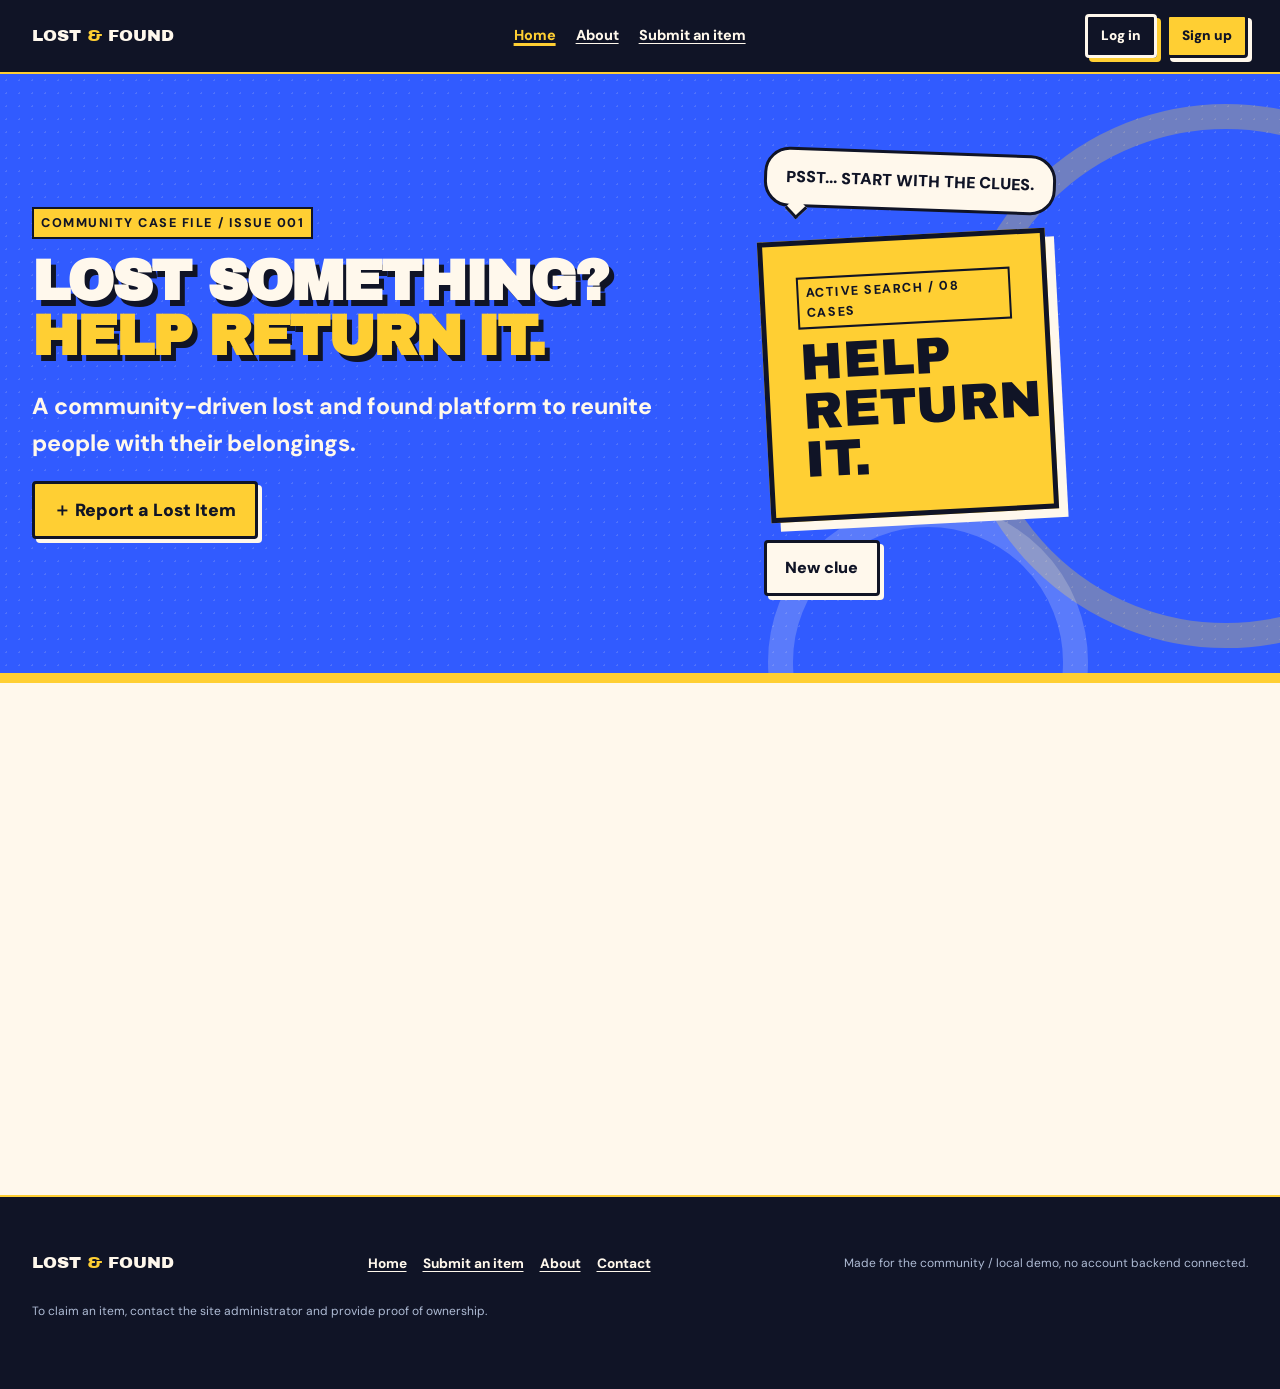
<file: index.html>
<!doctype html>
<html lang="en">
  <head>
    <meta charset="utf-8" />
    <meta name="viewport" content="width=device-width, initial-scale=1" />
    <meta name="theme-color" content="#101426" />
    <meta name="author" content="Team 4 CSE 170" />
    <meta name="creator" content="Team 4 CSE 170" />
    <meta name="acknowledgement" content="Team 4 CSE 170" />
    <meta name="source-credit" content="Dynamic Grid Plugin by Michael Becker" />
    <link rel="author" href="https://github.com/21beckem/" />
    <link rel="source" href="https://github.com/21beckem/dynamic-grid-plugin" />
    <link rel="icon" type="image/x-icon" href="assets/favicon.svg" />
    <meta
      name="description"
      content="A community-driven lost and found platform to reunite people with their belongings."
    />
    <meta name="twitter:card" content="summary" />  
    <meta name="twitter:title" content="Lost &amp; Found — Help Return It" />
    <meta
      name="twitter:description"
      content="A community-driven lost and found platform to reunite people with their belongings."
    />
    <meta name="twitter:creator" content="Team 4 CSE 170" />
    <title>Lost &amp; Found — Help Return It</title>
    <link rel="preconnect" href="https://fonts.googleapis.com" />
    <link rel="preconnect" href="https://fonts.gstatic.com" crossorigin />
    <link
      href="https://fonts.googleapis.com/css2?family=Archivo+Black&family=DM+Sans:wght@400;500;600;700;800&display=swap"
      rel="stylesheet"
    />
    <link rel="stylesheet" href="css/homepage.css?v=4" />
    <script type="module" src="js/main.js?v=4"></script>
  </head>
  <body>
    <a class="skip-link" href="#main">Skip to main content</a>

    <header class="site-header">
      <div class="container header-inner">
        <a class="wordmark" href="./" aria-label="Lost and Found home"
          >LOST <span>&amp;</span> FOUND</a
        >
        <nav class="site-nav" aria-label="Main navigation">
          <a href="./" aria-current="page">Home</a>
          <a href="./about.html">About</a>
          <a href="./how-it-works.html#submit-item">Submit an item</a>
        </nav>
        <div class="account-actions" aria-label="Account actions">
          <a
            class="button button--outline button--small"
            href="#account-note"
            data-account-action="Log in"
            >Log in</a
          >
          <a class="button button--small" href="#account-note" data-account-action="Sign up"
            >Sign up</a
          >
        </div>
      </div>
    </header>

    <main id="main">
      <section class="hero" aria-labelledby="hero-title">
        <div class="container hero-inner">
          <div class="hero-copy">
            <span class="kicker">Community case file / Issue 001</span>
            <h1 id="hero-title">LOST SOMETHING?<br /><span>HELP RETURN IT.</span></h1>
            <p class="lead">
              A community-driven lost and found platform to reunite people with their belongings.
            </p>
            <div class="button-row" aria-label="Reporting actions">
              <a class="button button--large" href="./how-it-works.html?type=lost#submit-item"
                >＋ Report a Lost Item</a
              >
            </div>
          </div>
          <div class="hero-side" aria-label="Case status">
            <div class="speech hero-callout" id="hero-message" role="status" aria-live="polite">
              PSST... START WITH THE CLUES.
            </div>
            <div class="hero-stamp">
              <span class="kicker">Active search / <span id="case-count">08</span> cases</span>
              <strong>HELP<br />RETURN<br />IT.</strong>
            </div>
            <button class="button button--secondary clue-button" type="button" id="hero-quip">
              New clue
            </button>
          </div>
        </div>
      </section>

      <section class="listings-section" id="items" aria-labelledby="recent-heading">
        <div class="container">
          <iframe
            src="https://21beckem.github.io/dynamic-grid-plugin/google-sheets/?uid=1LgzMyrQwCQs6pbGASxL4dwbeRqfvFDgiQ1ksC3tu8oo&sheet=1874400783&title=%7B%7BWhat%20Item%20did%20you%20lose%3F%7D%7D&description=%7B%7BWhere%20did%20you%20lose%20it%3F%7D%7D&link=https%3A%2F%2Fkadench.github.io%2Ffantastic_lost_and_found%2Fpdp.html%3Fuid%3D%7B%7BUnique%20ID%7D%7D&linkTarget=_parent&emptyMessage=No%20results%20found%20%7B%7Bdetails%7D%7D&styles=%7B%22version%22%3A1%2C%22targets%22%3A%7B%22card%22%3A%7B%22borderRadius%22%3A%7B%22value%22%3A0%2C%22unit%22%3A%22px%22%7D%2C%22boxShadow%22%3A%7B%22x%22%3A5%2C%22y%22%3A5%2C%22blur%22%3A0%2C%22spread%22%3A0%2C%22unit%22%3A%22px%22%2C%22color%22%3A%22%23000000%22%2C%22opacity%22%3A1%2C%22inset%22%3Afalse%7D%2C%22border%22%3A%7B%22width%22%3A%7B%22value%22%3A4%2C%22unit%22%3A%22px%22%7D%2C%22style%22%3A%22solid%22%2C%22color%22%3A%22%23000000%22%7D%7D%7D%7D"
            how-to-edit="on the page, press the Dynamic Grid Plugin link at the bottom right, then click 'the builder' to edit the grid settings. Then after editing, use the link it gives you to replace the one above"
            frameborder="0"
            scrolling="no"
            width="100%"
            height="325"
          ></iframe>
          <script>
            const iframe = document.currentScript.previousElementSibling;
            if (iframe) {
              window.addEventListener("message", (event) => {
                if (event.origin !== "https://21beckem.github.io") return;
  
                if (event.data && event.data.type === "resize") {
                  iframe.style.setProperty("height", event.data.height + "px");
                }
              });
            }
          </script>
        </div>
      </section>
    </main>

    <footer class="site-footer">
      <div class="container footer-inner">
        <a class="wordmark" href="./">LOST <span>&amp;</span> FOUND</a>
        <nav aria-label="Footer navigation">
          <a href="./">Home</a>
          <a href="./how-it-works.html#submit-item">Submit an item</a>
          <a href="./about.html">About</a>
          <a href="mailto:lostfound@example.com">Contact</a>
        </nav>
        <span id="account-note" class="footer-note"
          >Made for the community / local demo, no account backend connected.</span
        >
        <p id="claim-note" class="footer-note">
          To claim an item, contact the site administrator and provide proof of ownership.
        </p>
      </div>
    </footer>

    <dialog id="item-dialog" class="item-dialog" aria-labelledby="dialog-title">
      <button class="close-dialog" type="button" aria-label="Close item details">×</button>
      <span class="section-kicker">Case details</span>
      <h2 id="dialog-title"></h2>
      <p id="dialog-description"></p>
      <p>To claim an item, contact the site administrator and provide proof of ownership.</p>
      <button class="button" type="button" data-close-dialog>Close</button>
    </dialog>

    <dialog id="account-dialog" class="item-dialog" aria-labelledby="account-dialog-title">
      <button class="close-dialog" type="button" aria-label="Close account notice">×</button>
      <span class="section-kicker">Local demo notice</span>
      <h2 id="account-dialog-title">Account features are not connected.</h2>
      <p id="account-dialog-description">
        This static demo includes the account actions for the interface only. No account data is
        collected or transmitted.
      </p>
      <button class="button" type="button" data-close-dialog>Close</button>
    </dialog>
  </body>
</html>
</file>
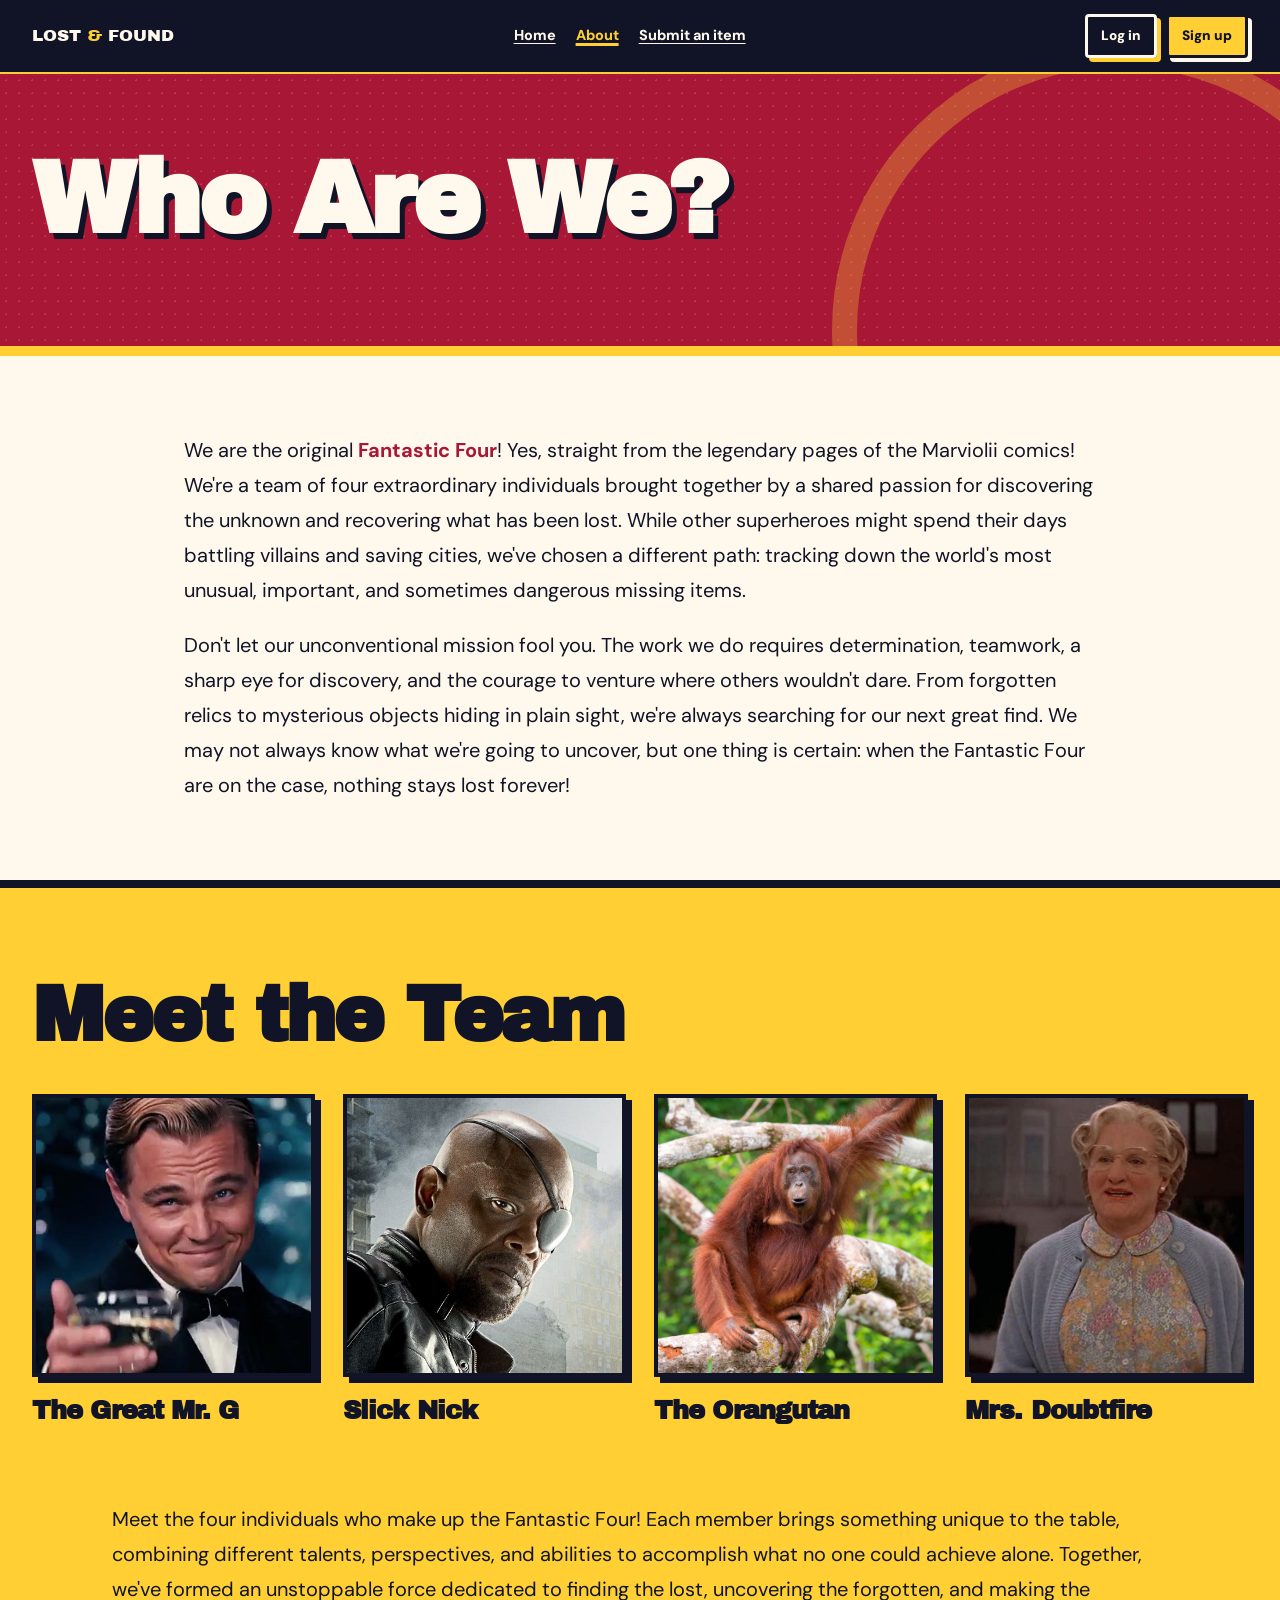
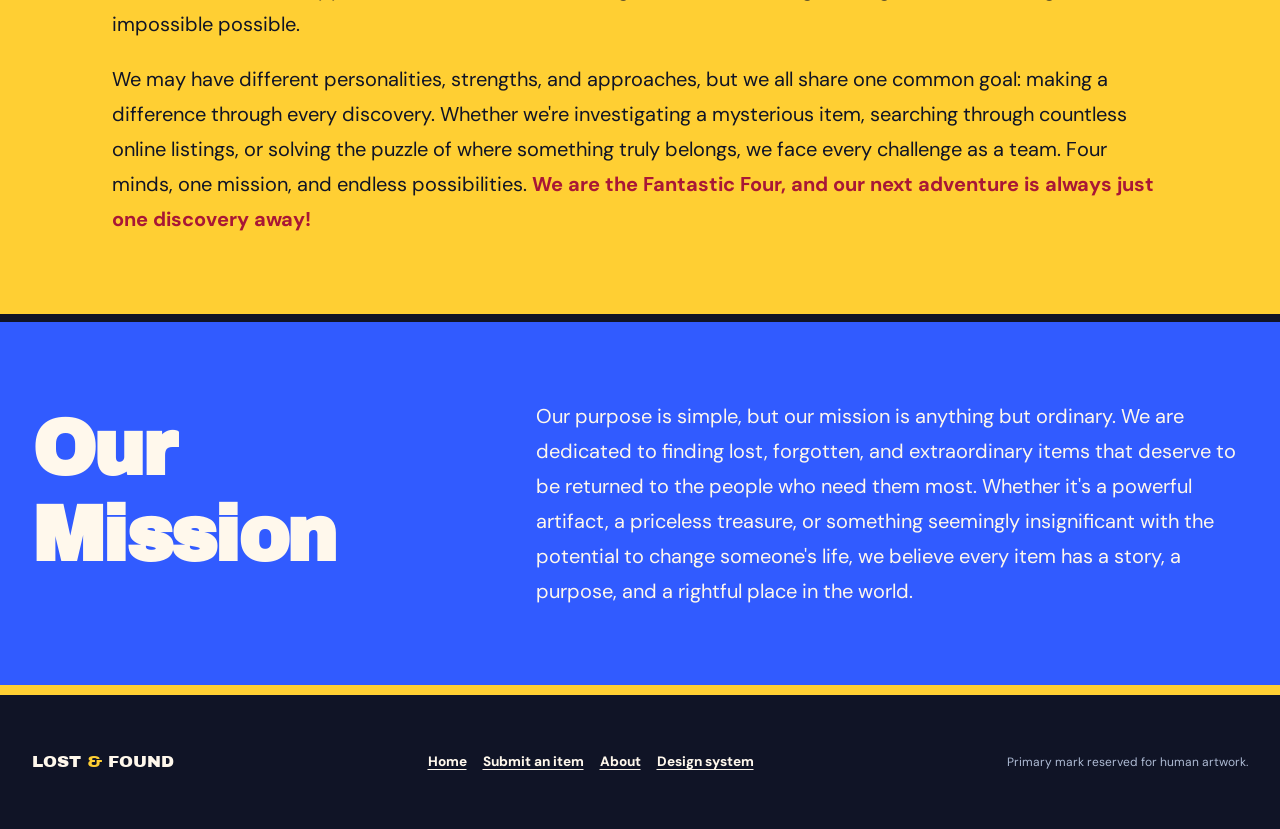
<file: about.html>
<!doctype html>
<html lang="en">
<head>
  <meta charset="utf-8">
  <meta name="viewport" content="width=device-width, initial-scale=1">
  <meta name="theme-color" content="#101426">
  <meta name="author" content="Team 4 CSE 170">
  <meta name="creator" content="Team 4 CSE 170">
  <meta name="acknowledgement" content="Team 4 CSE 170">
  <meta name="source-credit" content="Dynamic Grid Plugin by Michael Becker">
  <link rel="author" href="https://github.com/21beckem/">
  <link rel="source" href="https://github.com/21beckem/dynamic-grid-plugin">
  <link rel="icon" type="image/x-icon" href="assets/favicon.svg">
  <meta name="description" content="Meet the Fantastic Four and learn about the Lost & Found mission.">
  <meta name="twitter:card" content="summary">
  <meta name="twitter:title" content="Lost &amp; Found — About Us">
  <meta name="twitter:description" content="Meet the Fantastic Four and learn about the Lost & Found mission.">
  <meta name="twitter:creator" content="Team 4 CSE 170">
  <title>Lost &amp; Found — About Us</title>
  <link rel="preconnect" href="https://fonts.googleapis.com">
  <link rel="preconnect" href="https://fonts.gstatic.com" crossorigin>
  <link href="https://fonts.googleapis.com/css2?family=Archivo+Black&family=DM+Sans:wght@400;500;600;700;800&display=swap" rel="stylesheet">
  <link rel="stylesheet" href="css/about.css">
</head>
<body>
  <a class="skip-link" href="#main">Skip to main content</a>

  <header class="site-header">
    <div class="container header-inner">
      <a class="wordmark" href="./" aria-label="Lost and Found home">LOST <span>&amp;</span> FOUND</a>
      <nav class="site-nav" aria-label="Main navigation">
        <a href="./">Home</a>
        <a href="./about.html" aria-current="page">About</a>
        <a href="./how-it-works.html#submit-item">Submit an item</a>
      </nav>
      <div class="account-actions" aria-label="Account actions">
        <a class="button button--outline button--small" href="./#account-note">Log in</a>
        <a class="button button--small" href="./#account-note">Sign up</a>
      </div>
    </div>
  </header>

  <main id="main">
    <section class="about-hero" aria-labelledby="who-heading">
      <div class="container about-hero-inner">
        <h1 id="who-heading">Who Are We?</h1>
      </div>
    </section>

    <section class="about-section about-story">
      <div class="container about-copy">
        <p>We are the original <strong>Fantastic Four</strong>! Yes, straight from the legendary pages of the Marviolii comics! We're a team of four extraordinary individuals brought together by a shared passion for discovering the unknown and recovering what has been lost. While other superheroes might spend their days battling villains and saving cities, we've chosen a different path: tracking down the world's most unusual, important, and sometimes dangerous missing items.</p>
        <p>Don't let our unconventional mission fool you. The work we do requires determination, teamwork, a sharp eye for discovery, and the courage to venture where others wouldn't dare. From forgotten relics to mysterious objects hiding in plain sight, we're always searching for our next great find. We may not always know what we're going to uncover, but one thing is certain: when the Fantastic Four are on the case, nothing stays lost forever!</p>
      </div>
    </section>

    <section class="about-section about-team" aria-labelledby="team-heading">
      <div class="container">
        <h2 id="team-heading">Meet the Team</h2>
        <div class="team-grid">
          <article class="team-card">
            <div class="team-photo" style="background-image: url('./assets/human-artwork/mr-g.jpg');" role="img" aria-label="The Great Mr. G"></div>
            <h3>The Great Mr. G</h3>
          </article>
          <article class="team-card">
            <div class="team-photo" style="background-image: url('./assets/human-artwork/slick-nick.jpg');" role="img" aria-label="Slick Nick"></div>
            <h3>Slick Nick</h3>
          </article>
          <article class="team-card">
            <div class="team-photo" style="background-image: url('./assets/human-artwork/orangutan.jpg');" role="img" aria-label="The Orangutan"></div>
            <h3>The Orangutan</h3>
          </article>
          <article class="team-card">
            <div class="team-photo" style="background-image: url('./assets/human-artwork/mrs-doubtfire.jpg');" role="img" aria-label="Mrs. Doubtfire"></div>
            <h3>Mrs. Doubtfire</h3>
          </article>
        </div>
        <div class="about-copy team-copy">
          <p>Meet the four individuals who make up the Fantastic Four! Each member brings something unique to the table, combining different talents, perspectives, and abilities to accomplish what no one could achieve alone. Together, we've formed an unstoppable force dedicated to finding the lost, uncovering the forgotten, and making the impossible possible.</p>
          <p>We may have different personalities, strengths, and approaches, but we all share one common goal: making a difference through every discovery. Whether we're investigating a mysterious item, searching through countless online listings, or solving the puzzle of where something truly belongs, we face every challenge as a team. Four minds, one mission, and endless possibilities. <strong>We are the Fantastic Four, and our next adventure is always just one discovery away!</strong></p>
        </div>
      </div>
    </section>

    <section class="about-section about-mission" aria-labelledby="mission-heading">
      <div class="container mission-inner">
        <div>
          <h2 id="mission-heading">Our Mission</h2>
        </div>
        <p>Our purpose is simple, but our mission is anything but ordinary. We are dedicated to finding lost, forgotten, and extraordinary items that deserve to be returned to the people who need them most. Whether it's a powerful artifact, a priceless treasure, or something seemingly insignificant with the potential to change someone's life, we believe every item has a story, a purpose, and a rightful place in the world.</p>
      </div>
    </section>
  </main>

  <footer class="site-footer">
    <div class="container footer-inner">
      <a class="wordmark" href="./">LOST <span>&amp;</span> FOUND</a>
      <nav aria-label="Footer navigation">
        <a href="./">Home</a>
        <a href="./how-it-works.html#submit-item">Submit an item</a>
        <a href="./about.html" aria-current="page">About</a>
        <a href="./styleguide.html">Design system</a>
      </nav>
      <span class="footer-note">Primary mark reserved for human artwork.</span>
    </div>
  </footer>
</body>
</html>
</file>
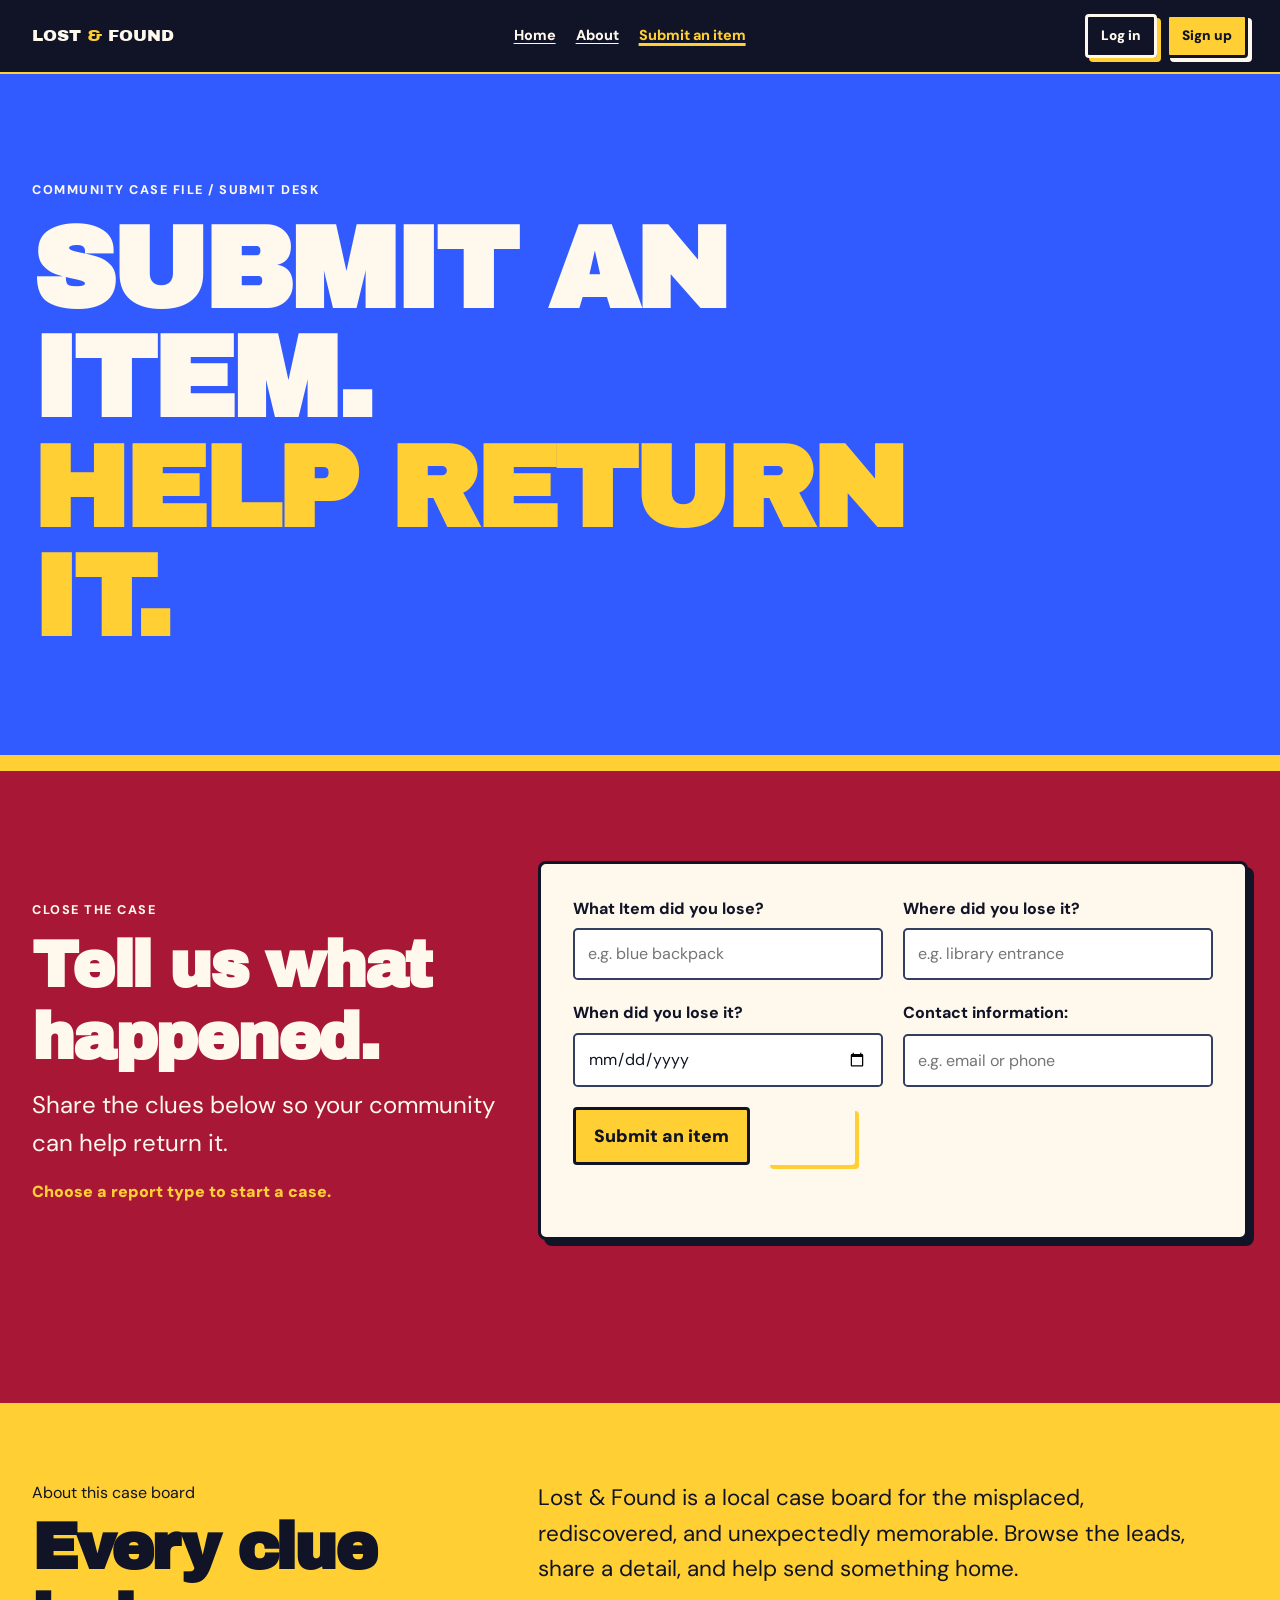
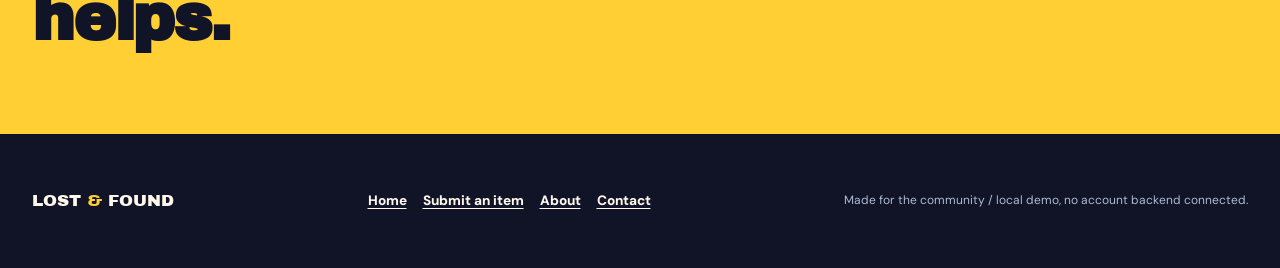
<file: how-it-works.html>
<!doctype html>
<html lang="en">
<head>
  <meta charset="utf-8">
  <meta name="viewport" content="width=device-width, initial-scale=1">
  <meta name="theme-color" content="#101426">
  <meta name="description" content="Submit a lost or found item to the Lost & Found community case board.">
  <title>Lost &amp; Found — Submit an Item</title>
  <link rel="preconnect" href="https://fonts.googleapis.com">
  <link rel="preconnect" href="https://fonts.gstatic.com" crossorigin>
  <link href="https://fonts.googleapis.com/css2?family=Archivo+Black&family=DM+Sans:wght@400;500;600;700;800&display=swap" rel="stylesheet">
  <link rel="stylesheet" href="css/how-it-works.css">
  <link rel="icon" type="image/x-icon" href="assets/favicon.svg">
  <script type="module" src="js/how-it-works.js"></script>
</head>
<body>
  <a class="skip-link" href="#main">Skip to main content</a>

  <header class="site-header">
    <div class="container header-inner">
      <a class="wordmark" href="./" aria-label="Lost and Found home">LOST <span>&amp;</span> FOUND</a>
      <nav class="site-nav" aria-label="Main navigation">
        <a href="./">Home</a>
        <a href="./about.html">About</a>
        <a href="./how-it-works.html#submit-item" aria-current="page">Submit an item</a>
      </nav>
      <div class="account-actions" aria-label="Account actions">
        <a class="button button--outline button--small" href="./#account-note">Log in</a>
        <a class="button button--small" href="./#account-note">Sign up</a>
      </div>
    </div>
  </header>

  <main id="main">
    <section class="how-hero" aria-labelledby="how-title">
      <div class="container how-hero-inner">
        <span class="kicker">Community case file / Submit desk</span>
        <h1 id="how-title">SUBMIT AN ITEM.<br><span>HELP RETURN IT.</span></h1>
      </div>
    </section>

    <section class="report-section report-section--focus" id="submit-item" aria-labelledby="report-heading">
      <div class="container report-inner">
        <div class="submit-intro">
          <span class="kicker">Close the case</span>
          <h2 id="report-heading">Tell us what happened.</h2>
          <p class="lead">Share the clues below so your community can help return it.</p>
          <p id="report-intent" class="report-intent" role="status" aria-live="polite">Choose a report type to start a case.</p>
        </div>
        <form class="submit-form" id="submit-item-form" action="https://docs.google.com/forms/d/e/1FAIpQLSdBk7lZ3rh7pn_MDJaotSAkqi9Go1bPOYaET9tnpK2PsS1rOQ/formResponse">
          <div class="submit-form-grid">
            <div class="field">
              <label for="X">What Item did you lose?</label>
              <input id="item-description" name="entry.1616918175" type="text" placeholder="e.g. blue backpack">
            </div>
            <div class="field">
              <label for="entry.428606175">Where did you lose it?</label>
              <input id="item-location" name="entry.428606175" type="text" placeholder="e.g. library entrance">
            </div>
            <div class="field">
              <label for="entry.1681815111">When did you lose it?</label>
              <input id="item-date" name="entry.1681815111" type="date">
            </div>
            <div class="field">
              <label for="entry.800837247">Contact information:</label>
              <input id="contact-information" name="entry.800837247" type="text" placeholder="e.g. email or phone">
            </div>
          </div>
          <div class="submit-actions">
            <button class="button button--large" type="submit">Submit an item</button>
            <button class="button button--outline" type="reset">Reset</button>
          </div>
          <p class="submit-status" id="submit-status" role="status" aria-live="polite"></p>
        </form>
      </div>
    </section>

    <section class="about-section" aria-labelledby="homepage-summary-heading">
      <div class="container about-grid">
        <div>
          <span class="section-kicker">About this case board</span>
          <h2 id="homepage-summary-heading">Every clue helps.</h2>
        </div>
        <p>Lost &amp; Found is a local case board for the misplaced, rediscovered, and unexpectedly memorable. Browse the leads, share a detail, and help send something home.</p>
      </div>
    </section>
  </main>

  <footer class="site-footer">
    <div class="container footer-inner">
      <a class="wordmark" href="./">LOST <span>&amp;</span> FOUND</a>
      <nav aria-label="Footer navigation">
        <a href="./">Home</a>
        <a href="./how-it-works.html#submit-item">Submit an item</a>
        <a href="./about.html">About</a>
        <a href="mailto:lostfound@example.com">Contact</a>
      </nav>
      <span class="footer-note">Made for the community / local demo, no account backend connected.</span>
    </div>
  </footer>
</body>
</html>
</file>
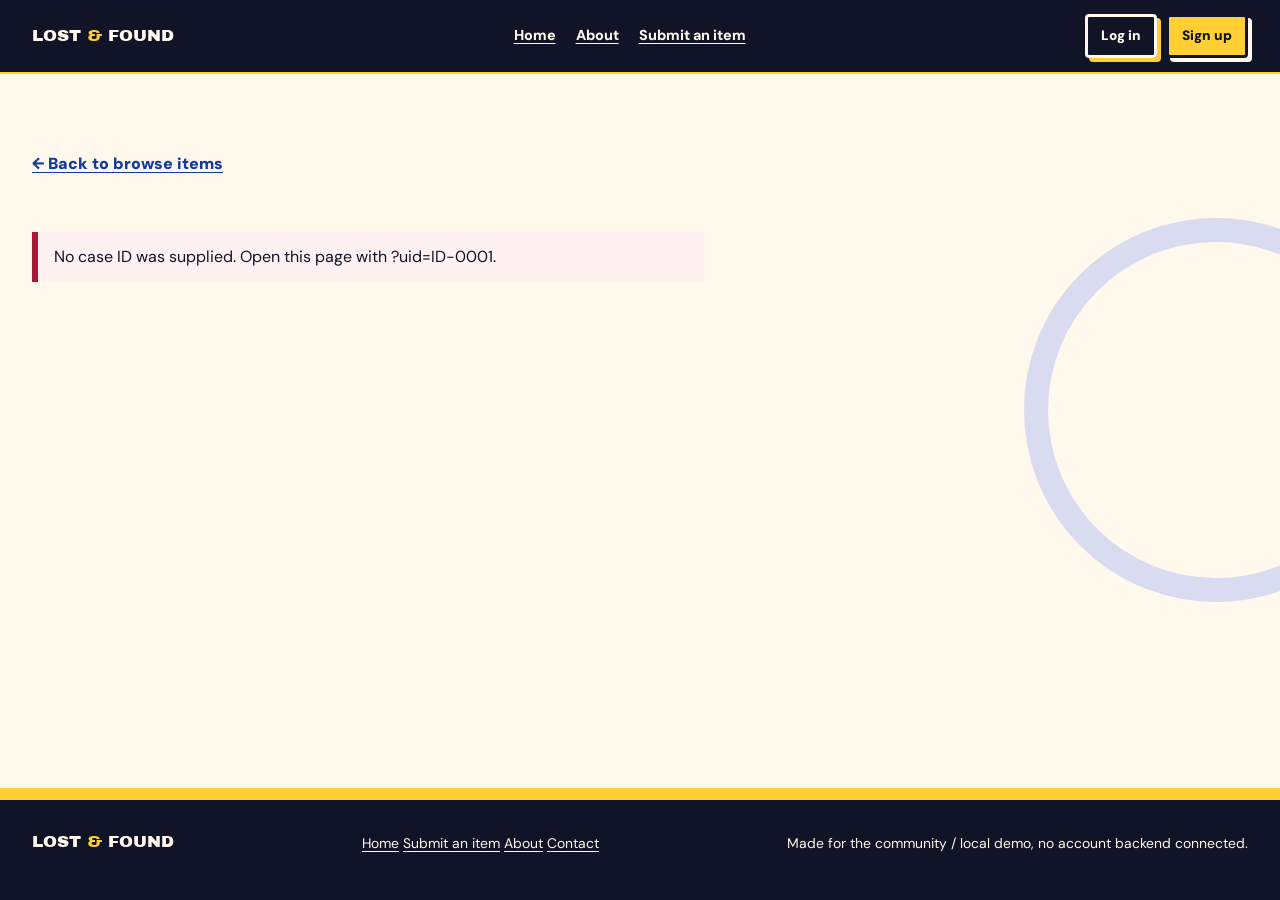
<file: pdp.html>
<!doctype html>
<html lang="en">
  <head>
    <meta charset="utf-8" />
    <meta name="viewport" content="width=device-width, initial-scale=1" />
    <meta name="theme-color" content="#101426" />
    <meta name="description" content="Lost & Found item details." />
    <title>Item details | Lost & Found</title>
    <link rel="preconnect" href="https://fonts.googleapis.com" />
    <link rel="preconnect" href="https://fonts.gstatic.com" crossorigin />
    <link
      href="https://fonts.googleapis.com/css2?family=Archivo+Black&family=DM+Sans:wght@400;500;600;700;800&display=swap"
      rel="stylesheet"
    />
    <link rel="stylesheet" href="css/components.css" />
    <link rel="stylesheet" href="css/pdp.css" />
    <script type="module" src="js/pdp.js"></script>
  </head>
  <body>
    <a class="skip-link" href="#main">Skip to main content</a>

    <header class="site-header">
      <div class="container header-inner">
        <a class="wordmark" href="./" aria-label="Lost and Found home"
          >LOST <span>&amp;</span> FOUND</a
        >
        <nav class="site-nav" aria-label="Main navigation">
          <a href="./">Home</a>
          <a href="./about.html">About</a>
          <a href="./how-it-works.html#submit-item">Submit an item</a>
        </nav>
        <div class="account-actions" aria-label="Account actions">
          <a class="button button--outline button--small" href="./#account-note">Log in</a>
          <a class="button button--small" href="./#account-note">Sign up</a>
        </div>
      </div>
    </header>

    <main id="main">
      <section class="pdp-hero section" aria-labelledby="page-title">
        <div class="container">
          <a class="back-link" href="./#items">← Back to browse items</a>
          <div id="pdp-status" class="status pdp-status" role="status" aria-live="polite">
            Loading case file…
          </div>

          <div id="item-detail" class="pdp-layout" hidden>
            <aside class="item-media" aria-label="Item image">
              <div class="item-image-frame">
                <div id="item-image-placeholder" class="item-image-placeholder" hidden>
                  <span class="kicker">No image supplied</span>
                  <strong>CASE<br />CLUE</strong>
                </div>
                <img id="item-image" class="item-image" alt="" hidden />
              </div>
            </aside>

            <article class="item-copy">
              <span id="item-kicker" class="kicker"></span>
              <h1 id="page-title"></h1>
              <p class="item-uid">Unique ID: <strong id="item-id"></strong></p>
              <div class="speech" id="item-status">Case status unavailable</div>

              <dl class="case-facts panel">
                <div>
                  <dt>Where it was lost</dt>
                  <dd id="item-location"></dd>
                </div>
                <div>
                  <dt>When it was lost</dt>
                  <dd id="item-date"></dd>
                </div>
                <div>
                  <dt>Contact information</dt>
                  <dd>
                    <a id="item-contact" href="mailto:lostfound@example.com"
                      >lostfound@example.com</a
                    >
                  </dd>
                </div>
              </dl>
            </article>
          </div>
        </div>
      </section>
    </main>

    <footer class="site-footer">
      <div class="container footer-inner">
        <a class="wordmark" href="./">LOST <span>&amp;</span> FOUND</a>
        <nav aria-label="Footer navigation">
          <a href="./">Home</a>
          <a href="./how-it-works.html#submit-item">Submit an item</a>
          <a href="./about.html">About</a>
          <a href="mailto:lostfound@example.com">Contact</a>
        </nav>
        <span class="footer-note"
          >Made for the community / local demo, no account backend connected.</span
        >
      </div>
    </footer>
  </body>
</html>
</file>
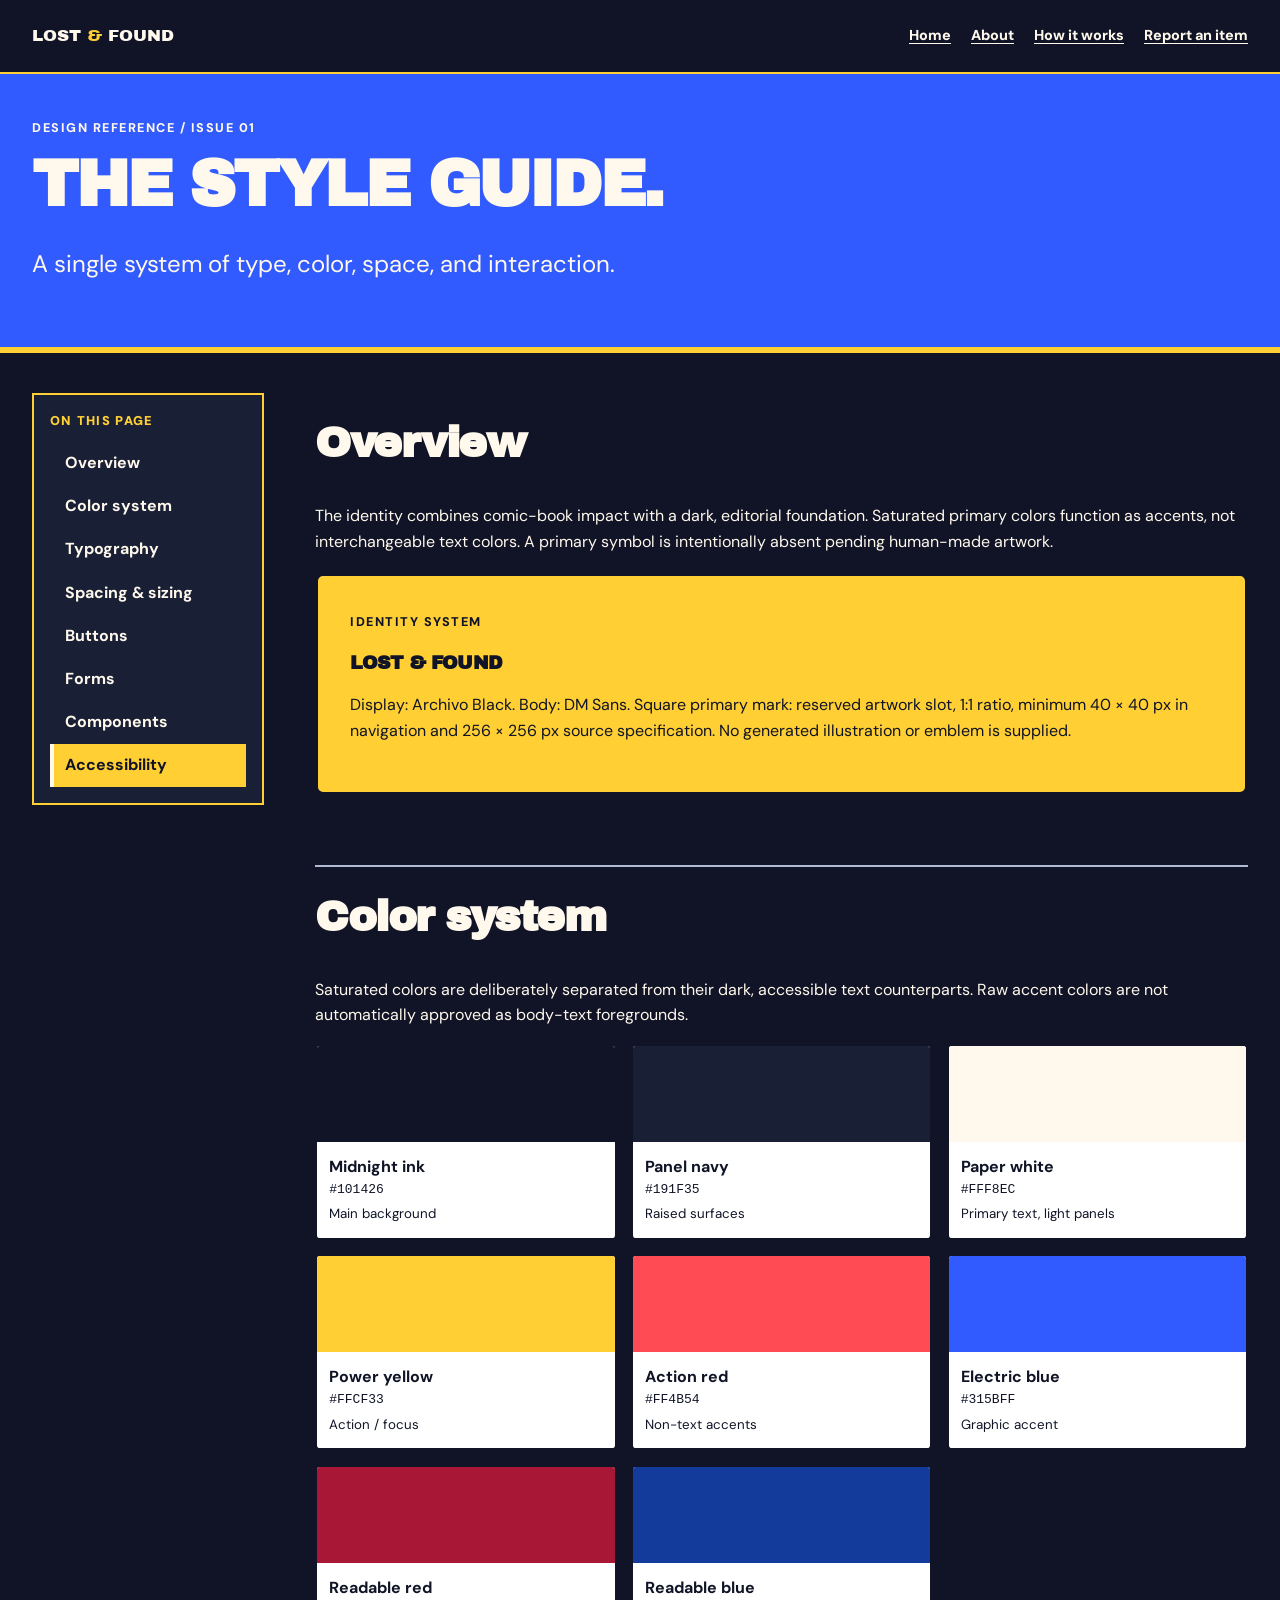
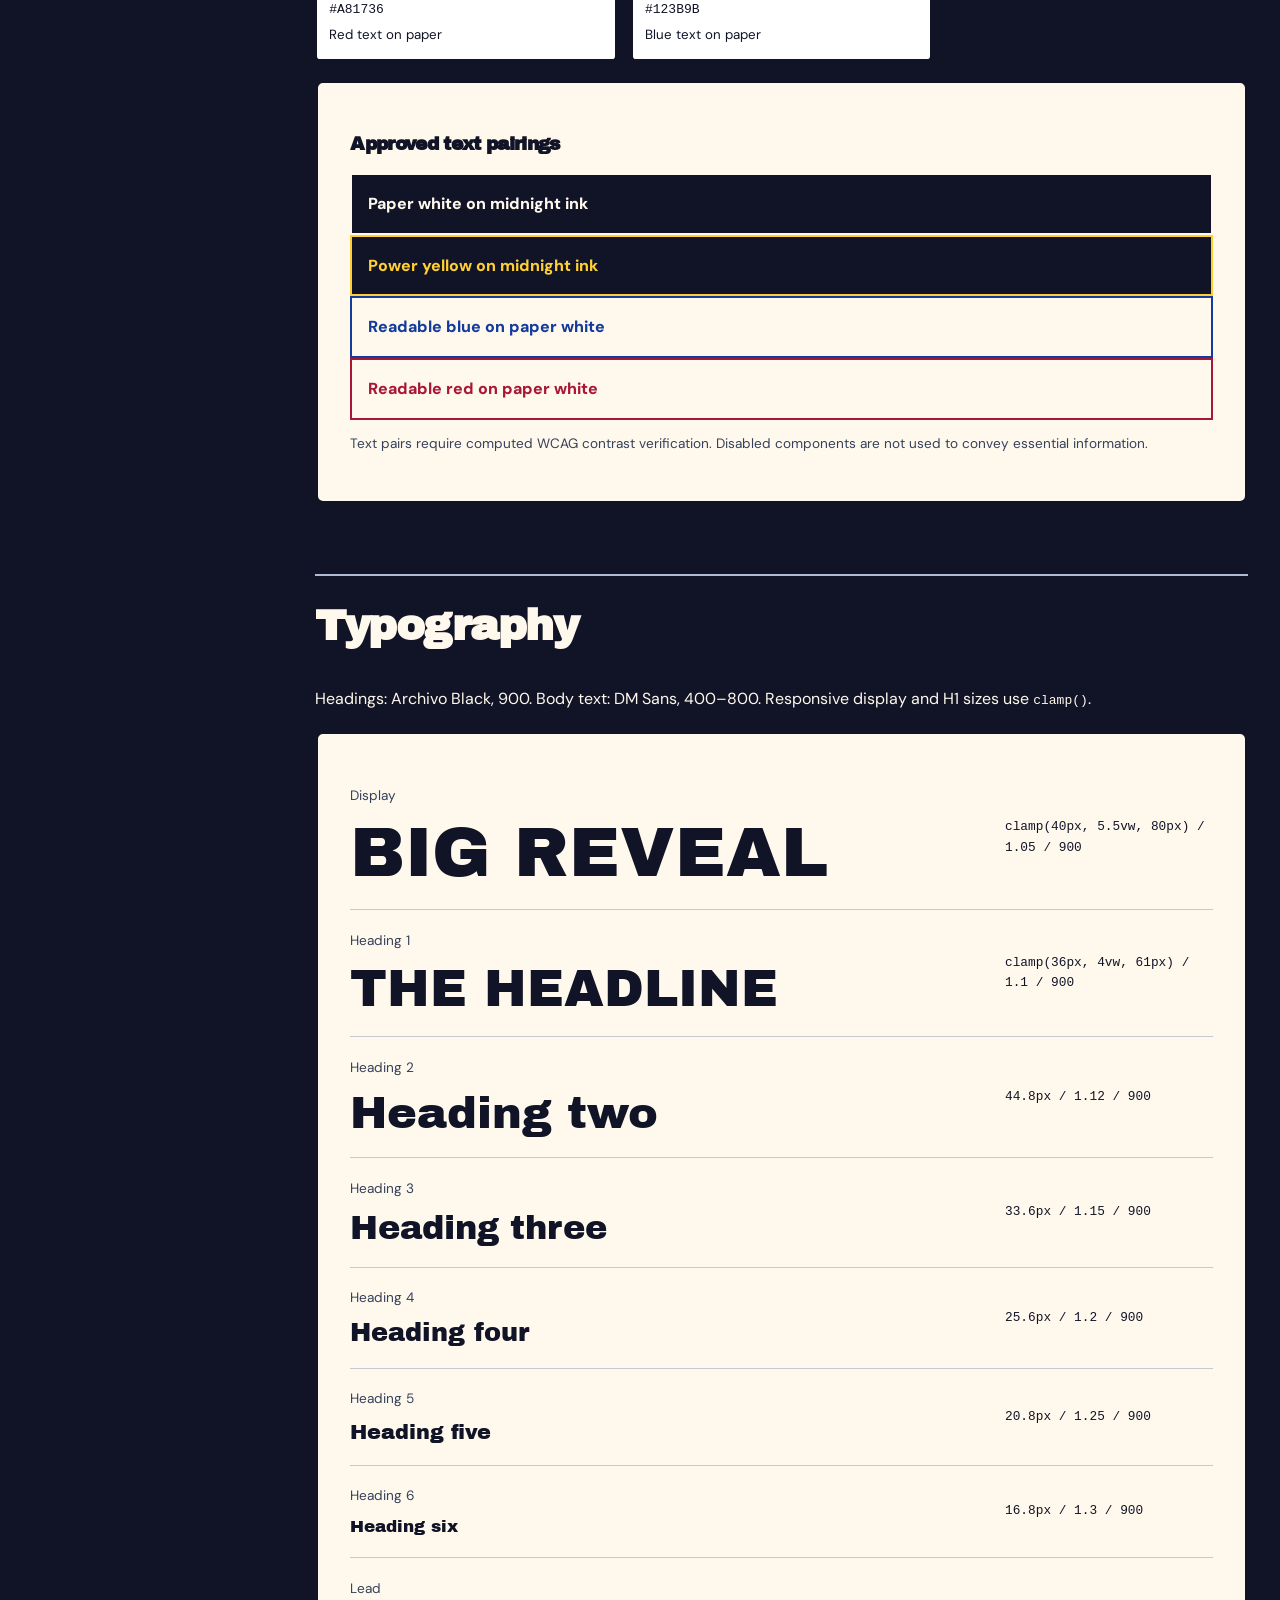
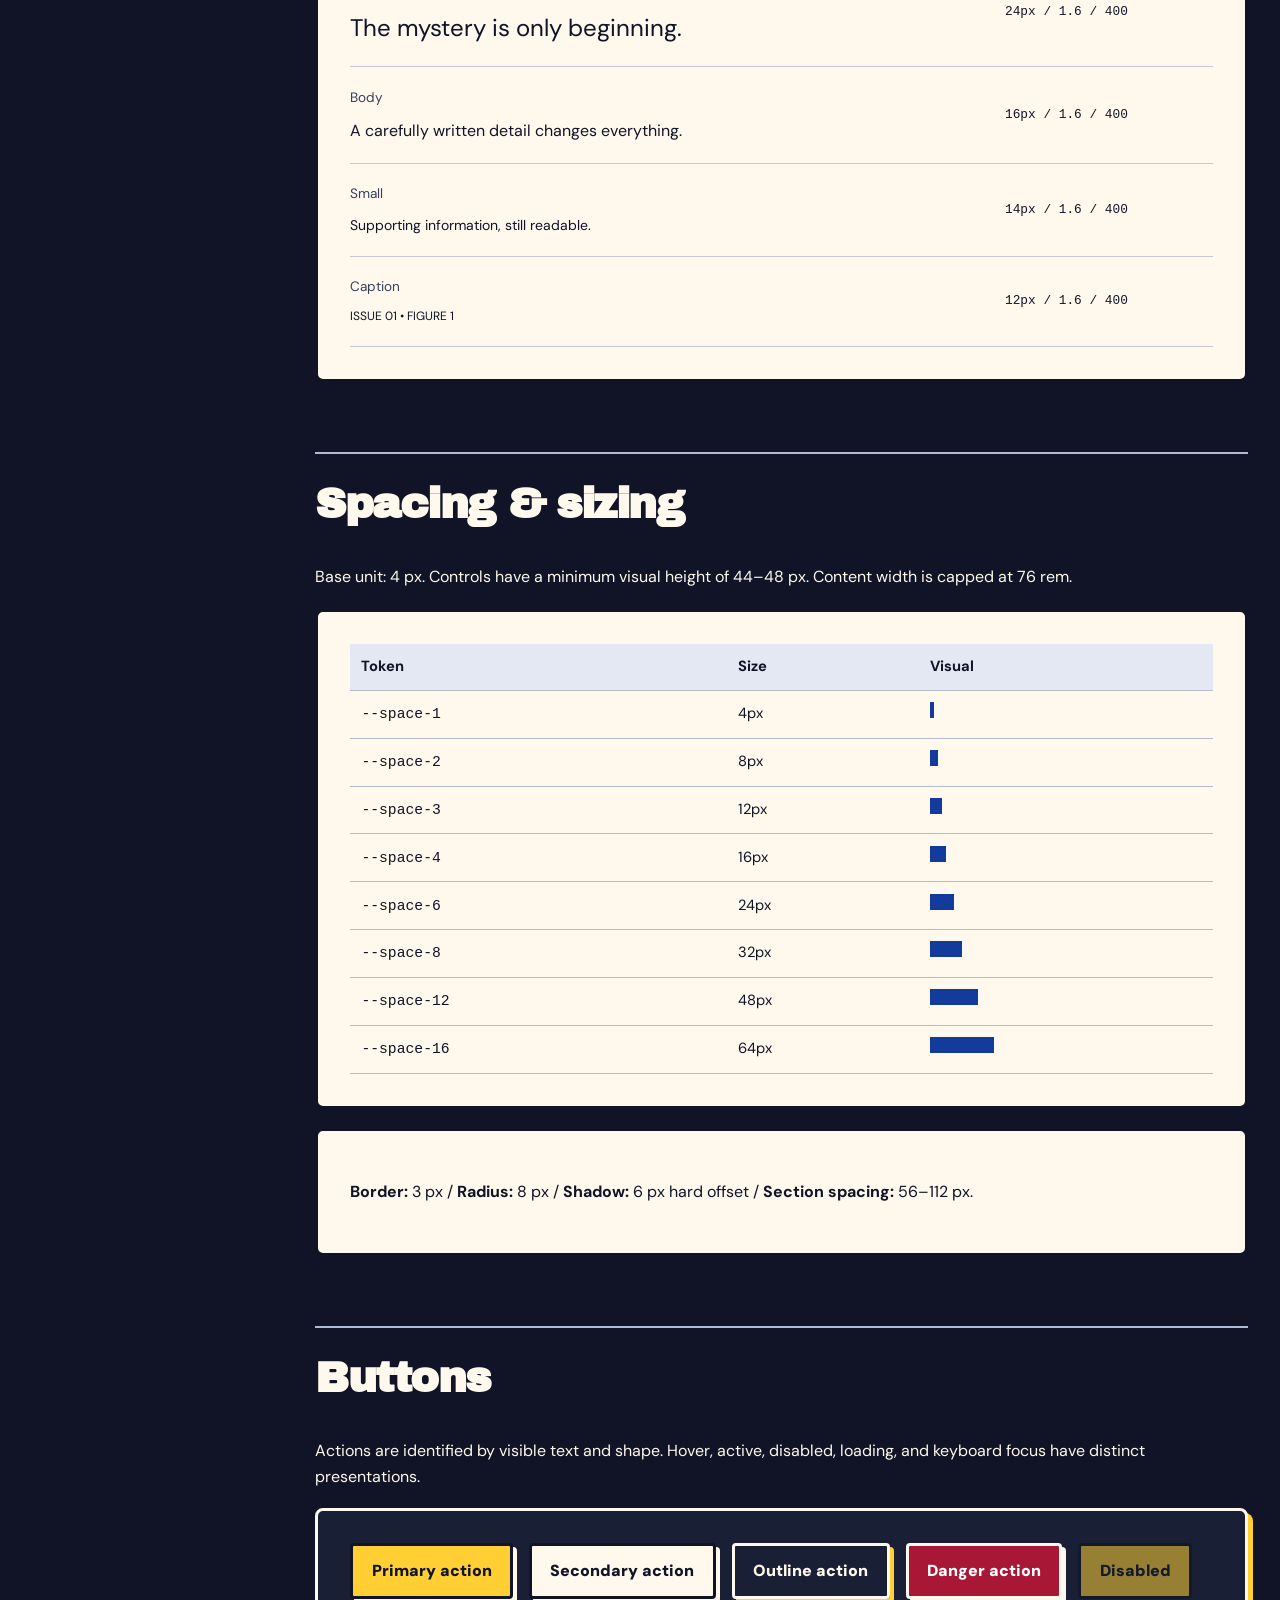
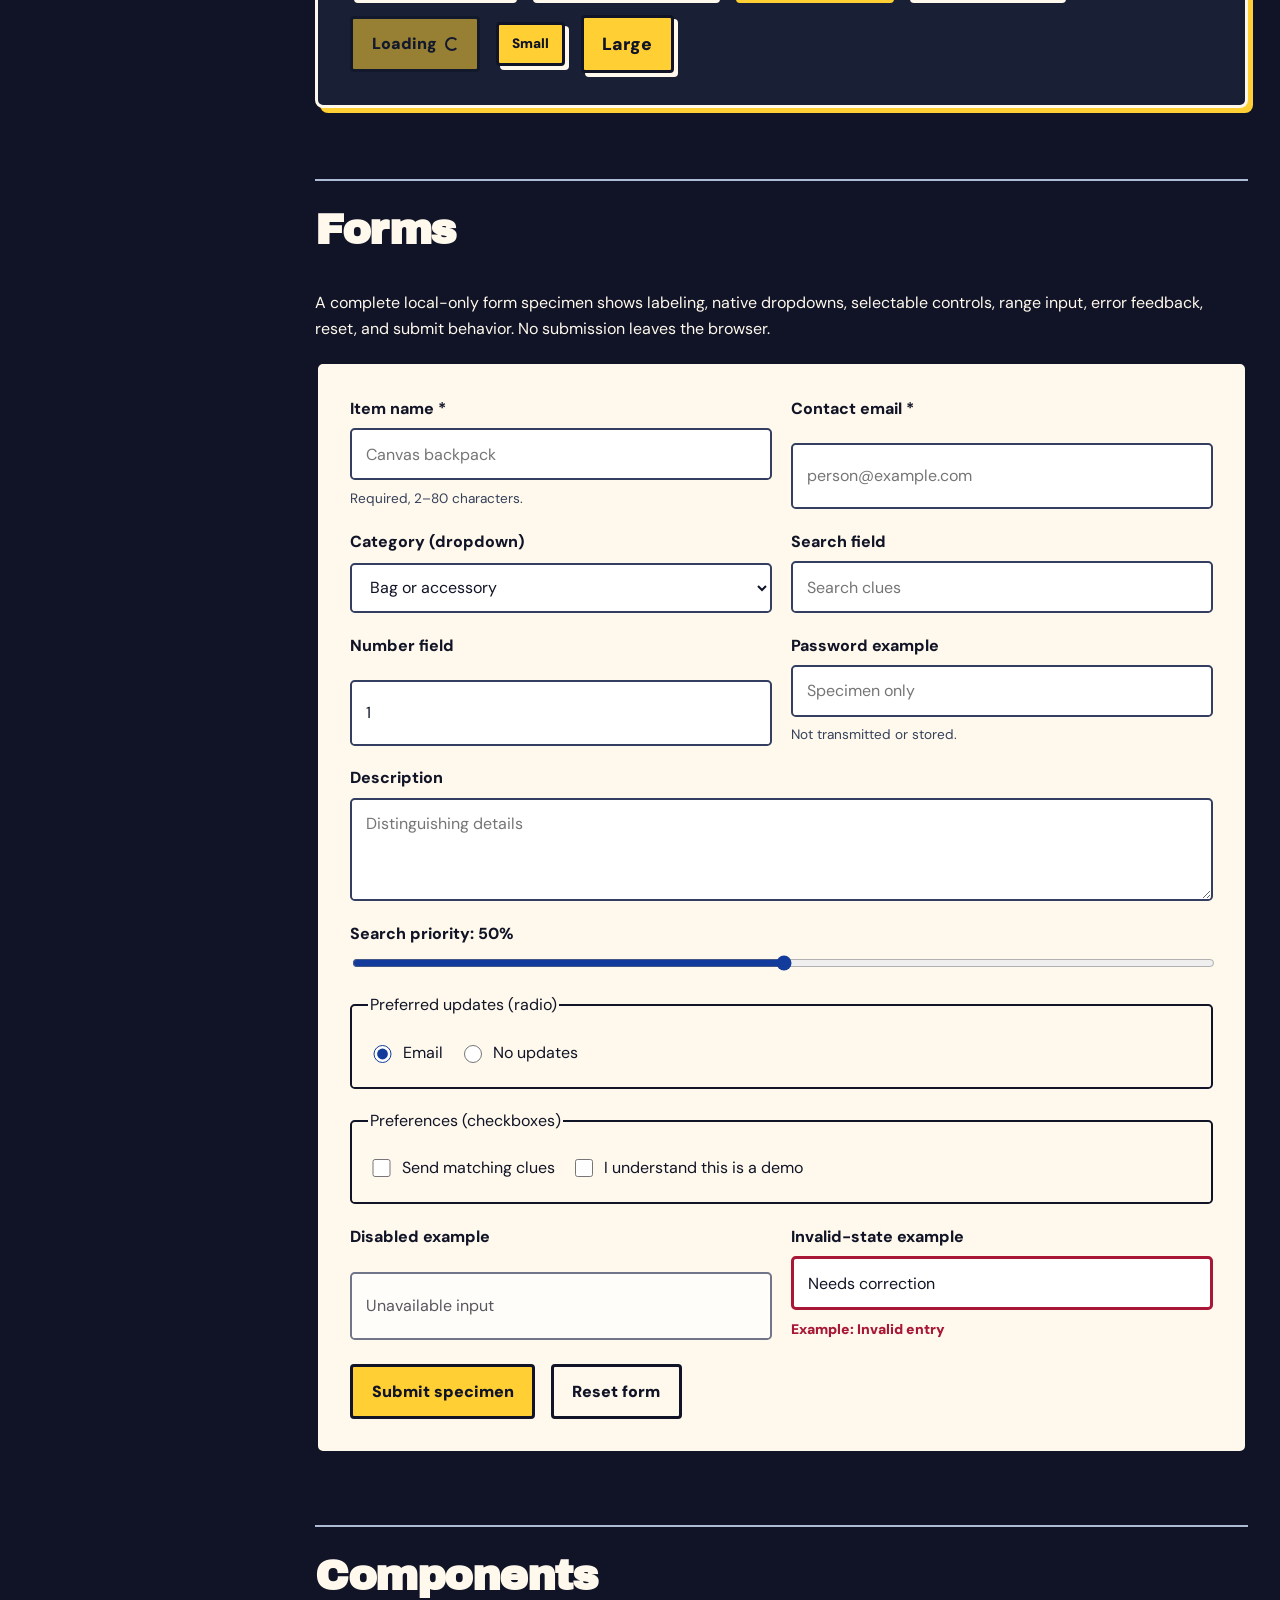
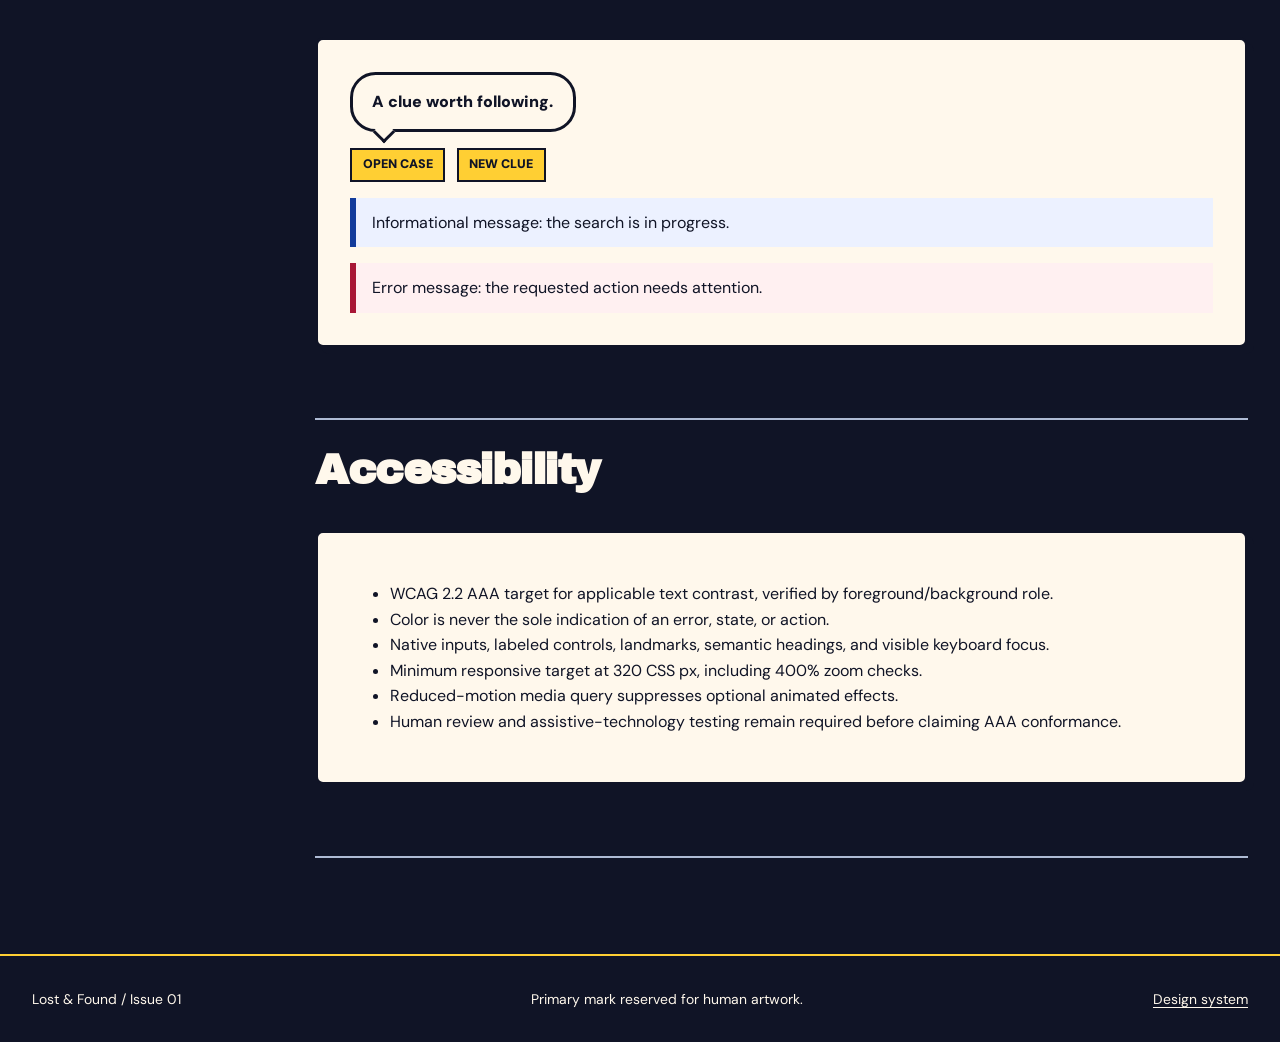
<file: styleguide.html>
<!doctype html>
<html lang="en">
<head>
  <meta charset="utf-8">
  <meta name="viewport" content="width=device-width, initial-scale=1">
  <meta name="theme-color" content="#101426">
  <meta name="author" content="Team 4 CSE 170">
  <meta name="creator" content="Team 4 CSE 170">
  <meta name="acknowledgement" content="Team 4 CSE 170">
  <meta name="source-credit" content="Dynamic Grid Plugin by Michael Becker">
  <link rel="author" href="https://github.com/21beckem/">
  <link rel="source" href="https://github.com/21beckem/dynamic-grid-plugin">
  <link rel="icon" type="image/x-icon" href="assets/favicon.svg">
  <meta name="description" content="Lost &amp; Found design system reference.">
  <meta name="twitter:card" content="summary">
  <meta name="twitter:title" content="Lost &amp; Found — Style Guide">
  <meta name="twitter:description" content="Lost &amp; Found design system reference.">
  <meta name="twitter:creator" content="Team 4 CSE 170">
  <title>Lost & Found — Style Guide</title>
  <link rel="preconnect" href="https://fonts.googleapis.com">
  <link rel="preconnect" href="https://fonts.gstatic.com" crossorigin>
  <link href="https://fonts.googleapis.com/css2?family=Archivo+Black&family=DM+Sans:wght@400;500;600;700;800&display=swap" rel="stylesheet">
  <link rel="stylesheet" href="css/styleguide.css">
  <script type="module" src="js/styleguide.js"></script>
</head>
<body>
  <a class="skip-link" href="#main">Skip to main content</a>
  <header class="site-header">
    <div class="container header-inner">
      <a class="wordmark" href="./" aria-label="Lost and Found home">LOST <span>&amp;</span> FOUND</a>
      <nav class="site-nav" aria-label="Main navigation">
        <a href="./">Home</a>
        <a href="./about.html">About</a>
        <a href="./#homepage-summary">How it works</a>
        <a href="./#report">Report an item</a>
      </nav>
    </div>
  </header>
  <div class="guide-intro">
    <div class="container"><span class="kicker">Design reference / Issue 01</span><h1>THE STYLE GUIDE.</h1><p class="lead">A single system of type, color, space, and interaction.</p></div>
  </div>
  <div class="container guide-layout">
    <aside class="guide-sidebar" aria-label="Style guide sections">
      <p class="guide-nav-title">On this page</p>
      <nav aria-label="Style guide jump links">
          <a href="#overview">Overview</a>
          <a href="#colors">Color system</a>
          <a href="#typography">Typography</a>
          <a href="#spacing">Spacing & sizing</a>
          <a href="#buttons">Buttons</a>
          <a href="#forms">Forms</a>
          <a href="#components">Components</a>
          <a href="#accessibility">Accessibility</a></nav>
    </aside>
    <main id="main">
      <section class="guide-section" id="overview" tabindex="-1">
        <h2>Overview</h2>
        <p>The identity combines comic-book impact with a dark, editorial foundation. Saturated primary colors function as accents, not interchangeable text colors. A primary symbol is intentionally absent pending human-made artwork.</p>
        <div class="panel panel--yellow"><span class="kicker">Identity system</span><h3>LOST &amp; FOUND</h3><p>Display: Archivo Black. Body: DM Sans. Square primary mark: reserved artwork slot, 1:1 ratio, minimum 40 × 40 px in navigation and 256 × 256 px source specification. No generated illustration or emblem is supplied.</p></div>
      </section>
      <section class="guide-section" id="colors" tabindex="-1">
        <h2>Color system</h2><p>Saturated colors are deliberately separated from their dark, accessible text counterparts. Raw accent colors are not automatically approved as body-text foregrounds.</p>
        <div class="palette">          <div class="swatch"><div class="swatch-color" style="background: #101426"></div><div class="swatch-info"><strong>Midnight ink</strong><code>#101426</code><small>Main background</small></div></div>
          <div class="swatch"><div class="swatch-color" style="background: #191F35"></div><div class="swatch-info"><strong>Panel navy</strong><code>#191F35</code><small>Raised surfaces</small></div></div>
          <div class="swatch"><div class="swatch-color" style="background: #FFF8EC"></div><div class="swatch-info"><strong>Paper white</strong><code>#FFF8EC</code><small>Primary text, light panels</small></div></div>
          <div class="swatch"><div class="swatch-color" style="background: #FFCF33"></div><div class="swatch-info"><strong>Power yellow</strong><code>#FFCF33</code><small>Action / focus</small></div></div>
          <div class="swatch"><div class="swatch-color" style="background: #FF4B54"></div><div class="swatch-info"><strong>Action red</strong><code>#FF4B54</code><small>Non-text accents</small></div></div>
          <div class="swatch"><div class="swatch-color" style="background: #315BFF"></div><div class="swatch-info"><strong>Electric blue</strong><code>#315BFF</code><small>Graphic accent</small></div></div>
          <div class="swatch"><div class="swatch-color" style="background: #A81736"></div><div class="swatch-info"><strong>Readable red</strong><code>#A81736</code><small>Red text on paper</small></div></div>
          <div class="swatch"><div class="swatch-color" style="background: #123B9B"></div><div class="swatch-info"><strong>Readable blue</strong><code>#123B9B</code><small>Blue text on paper</small></div></div></div>
        <div class="panel"><h3>Approved text pairings</h3>
          <div class="palette-sample" style="background:#101426;color:#FFF8EC">Paper white on midnight ink</div>
          <div class="palette-sample" style="background:#101426;color:#FFCF33">Power yellow on midnight ink</div>
          <div class="palette-sample" style="background:#FFF8EC;color:#123B9B">Readable blue on paper white</div>
          <div class="palette-sample" style="background:#FFF8EC;color:#A81736">Readable red on paper white</div>
          <p class="field-help">Text pairs require computed WCAG contrast verification. Disabled components are not used to convey essential information.</p>
        </div>
      </section>
      <section class="guide-section" id="typography" tabindex="-1">
        <h2>Typography</h2><p>Headings: Archivo Black, 900. Body text: DM Sans, 400–800. Responsive display and H1 sizes use <code>clamp()</code>.</p>
        <div class="panel">            <div class="type-row"><div class="specimen"><span class="field-help">Display</span><span class="type-display">BIG REVEAL</span></div><code>clamp(40px, 5.5vw, 80px) / 1.05 / 900</code></div>
            <div class="type-row"><div class="specimen"><span class="field-help">Heading 1</span><span class="type-h1">THE HEADLINE</span></div><code>clamp(36px, 4vw, 61px) / 1.1 / 900</code></div>
            <div class="type-row"><div class="specimen"><span class="field-help">Heading 2</span><span class="type-h2">Heading two</span></div><code>44.8px / 1.12 / 900</code></div>
            <div class="type-row"><div class="specimen"><span class="field-help">Heading 3</span><span class="type-h3">Heading three</span></div><code>33.6px / 1.15 / 900</code></div>
            <div class="type-row"><div class="specimen"><span class="field-help">Heading 4</span><span class="type-h4">Heading four</span></div><code>25.6px / 1.2 / 900</code></div>
            <div class="type-row"><div class="specimen"><span class="field-help">Heading 5</span><span class="type-h5">Heading five</span></div><code>20.8px / 1.25 / 900</code></div>
            <div class="type-row"><div class="specimen"><span class="field-help">Heading 6</span><span class="type-h6">Heading six</span></div><code>16.8px / 1.3 / 900</code></div>
            <div class="type-row"><div class="specimen"><span class="field-help">Lead</span><span class="type-lead">The mystery is only beginning.</span></div><code>24px / 1.6 / 400</code></div>
            <div class="type-row"><div class="specimen"><span class="field-help">Body</span><span class="type-body">A carefully written detail changes everything.</span></div><code>16px / 1.6 / 400</code></div>
            <div class="type-row"><div class="specimen"><span class="field-help">Small</span><span class="type-small">Supporting information, still readable.</span></div><code>14px / 1.6 / 400</code></div>
            <div class="type-row"><div class="specimen"><span class="field-help">Caption</span><span class="type-caption">ISSUE 01 • FIGURE 1</span></div><code>12px / 1.6 / 400</code></div></div>
      </section>
      <section class="guide-section" id="spacing" tabindex="-1">
        <h2>Spacing &amp; sizing</h2><p>Base unit: 4 px. Controls have a minimum visual height of 44–48 px. Content width is capped at 76 rem.</p>
        <div class="panel table-scroll"><table class="token-table"><thead><tr><th>Token</th><th>Size</th><th>Visual</th></tr></thead><tbody><tr><td><code>--space-1</code></td><td>4px</td><td><span class="space-demo" style="width: 4px"></span></td></tr>
<tr><td><code>--space-2</code></td><td>8px</td><td><span class="space-demo" style="width: 8px"></span></td></tr>
<tr><td><code>--space-3</code></td><td>12px</td><td><span class="space-demo" style="width: 12px"></span></td></tr>
<tr><td><code>--space-4</code></td><td>16px</td><td><span class="space-demo" style="width: 16px"></span></td></tr>
<tr><td><code>--space-6</code></td><td>24px</td><td><span class="space-demo" style="width: 24px"></span></td></tr>
<tr><td><code>--space-8</code></td><td>32px</td><td><span class="space-demo" style="width: 32px"></span></td></tr>
<tr><td><code>--space-12</code></td><td>48px</td><td><span class="space-demo" style="width: 48px"></span></td></tr>
<tr><td><code>--space-16</code></td><td>64px</td><td><span class="space-demo" style="width: 64px"></span></td></tr></tbody></table></div>
        <div class="panel"><p><strong>Border:</strong> 3 px / <strong>Radius:</strong> 8 px / <strong>Shadow:</strong> 6 px hard offset / <strong>Section spacing:</strong> 56–112 px.</p></div>
      </section>
      <section class="guide-section" id="buttons" tabindex="-1">
        <h2>Buttons</h2><p>Actions are identified by visible text and shape. Hover, active, disabled, loading, and keyboard focus have distinct presentations.</p>
        <div class="panel panel--dark"><div class="button-row">
          <button class="button" type="button">Primary action</button>
          <button class="button button--secondary" type="button">Secondary action</button>
          <button class="button button--outline" type="button">Outline action</button>
          <button class="button button--danger" type="button">Danger action</button>
          <button class="button" type="button" disabled>Disabled</button>
          <button class="button" type="button" aria-busy="true" disabled>Loading</button>
          <button class="button button--small" type="button">Small</button>
          <button class="button button--large" type="button">Large</button>
        </div></div>
      </section>
      <section class="guide-section" id="forms" tabindex="-1">
        <h2>Forms</h2><p>A complete local-only form specimen shows labeling, native dropdowns, selectable controls, range input, error feedback, reset, and submit behavior. No submission leaves the browser.</p>
        <div class="panel"><form id="specimen-form" novalidate>
          <div class="form-grid">
            <div class="field"><label for="item-name">Item name <span aria-hidden="true">*</span></label><input id="item-name" name="name" required autocomplete="off" aria-describedby="name-help name-error" placeholder="Canvas backpack"><span id="name-help" class="field-help">Required, 2–80 characters.</span><span id="name-error" class="field-error" hidden></span></div>
            <div class="field"><label for="contact-email">Contact email <span aria-hidden="true">*</span></label><input id="contact-email" name="email" type="email" required autocomplete="email" aria-describedby="email-error" placeholder="person@example.com"><span id="email-error" class="field-error" hidden></span></div>
            <div class="field"><label for="category">Category (dropdown)</label><select id="category" name="category"><option value="bag">Bag or accessory</option><option value="electronics">Electronics</option><option value="clothing">Clothing</option><option value="other">Other</option></select></div>
            <div class="field"><label for="search-query">Search field</label><input id="search-query" name="search" type="search" placeholder="Search clues"></div>
            <div class="field"><label for="number">Number field</label><input id="number" name="quantity" type="number" min="1" max="25" value="1"></div>
            <div class="field"><label for="password">Password example</label><input id="password" name="password" type="password" autocomplete="new-password" placeholder="Specimen only"><span class="field-help">Not transmitted or stored.</span></div>
            <div class="field span-two"><label for="details">Description</label><textarea id="details" name="details" rows="3" placeholder="Distinguishing details"></textarea></div>
            <div class="field span-two"><label for="priority">Search priority: <output id="priority-value" for="priority">50</output>%</label><input id="priority" type="range" min="0" max="100" step="5" value="50"></div>
            <fieldset class="fieldset span-two"><legend>Preferred updates (radio)</legend><label><input type="radio" name="updates" value="email" checked> Email</label><label><input type="radio" name="updates" value="none"> No updates</label></fieldset>
            <fieldset class="fieldset span-two"><legend>Preferences (checkboxes)</legend><label><input type="checkbox" name="match-notices"> Send matching clues</label><label><input type="checkbox" name="agree" id="agree"> I understand this is a demo</label></fieldset>
            <div class="field"><label for="disabled-sample">Disabled example</label><input id="disabled-sample" value="Unavailable input" disabled></div>
            <div class="field"><label for="invalid-sample">Invalid-state example</label><input id="invalid-sample" value="Needs correction" aria-invalid="true" aria-describedby="invalid-message"><span id="invalid-message" class="field-error">Example: Invalid entry</span></div>
          </div>
          <div class="button-row" style="margin-top:1.5rem"><button class="button" type="submit">Submit specimen</button><button class="button button--secondary" type="reset">Reset form</button></div>
          <p id="form-status" class="status" role="status" aria-live="polite" hidden></p>
        </form></div>
      </section>
      <section class="guide-section" id="components" tabindex="-1">
        <h2>Components</h2><div class="panel"><div class="speech">A clue worth following.</div><p><span class="tag">OPEN CASE</span> &nbsp; <span class="tag">NEW CLUE</span></p><div class="status">Informational message: the search is in progress.</div><div class="status status--error" style="margin-top:1rem">Error message: the requested action needs attention.</div></div>
      </section>
      <section class="guide-section" id="accessibility" tabindex="-1">
        <h2>Accessibility</h2><div class="panel"><ul>
          <li>WCAG 2.2 AAA target for applicable text contrast, verified by foreground/background role.</li>
          <li>Color is never the sole indication of an error, state, or action.</li>
          <li>Native inputs, labeled controls, landmarks, semantic headings, and visible keyboard focus.</li>
          <li>Minimum responsive target at 320 CSS px, including 400% zoom checks.</li>
          <li>Reduced-motion media query suppresses optional animated effects.</li>
          <li>Human review and assistive-technology testing remain required before claiming AAA conformance.</li>
        </ul></div>
      </section>
    </main>
  </div>
  <footer class="site-footer">
    <div class="container footer-inner">
      <span>Lost &amp; Found / Issue 01</span>
      <span>Primary mark reserved for human artwork.</span>
      <a href="./styleguide.html">Design system</a>
    </div>
  </footer>
</body>
</html>
</file>
<file: css/homepage.css>
@import url("./components.css");

.hero {
  position: relative;
  overflow: clip;
  background-color: var(--blue);
  background-image: radial-gradient(rgba(255, 248, 236, 0.14) 1px, transparent 1px);
  background-size: 13px 13px;
  border-bottom: 10px solid var(--yellow);
}

.hero::before,
.hero::after {
  position: absolute;
  content: "";
  border: clamp(10px, 2vw, 26px) solid rgba(255, 207, 51, 0.3);
  border-radius: 50%;
  pointer-events: none;
}

.hero::before {
  width: min(46vw, 34rem);
  aspect-ratio: 1;
  top: 5%;
  right: -17vw;
}

.hero::after {
  width: min(28vw, 20rem);
  aspect-ratio: 1;
  right: 15%;
  bottom: -25%;
  border-color: rgba(255, 248, 236, 0.2);
}

.hero-inner {
  position: relative;
  z-index: 1;
  display: grid;
  grid-template-columns: minmax(0, 1.15fr) minmax(15rem, 0.85fr);
  gap: clamp(2rem, 6vw, 6rem);
  align-items: center;
  min-height: 27rem;
  padding-block: clamp(3rem, 6vw, 5rem);
}

.hero-copy,
.hero-side,
.listings,
.filters,
  .item-card,
.footer-inner {
  min-width: 0;
}

.hero-copy {
  max-width: 52rem;
}

.hero h1 {
  margin: 1rem 0 1.35rem;
  color: var(--paper);
  font-size: clamp(3rem, 4.4vw, 5.8rem);
  line-height: 0.97;
  text-shadow: 5px 6px 0 var(--ink);
}

.hero h1 span {
  color: var(--yellow);
}

.hero .lead {
  max-width: 40rem;
  margin-bottom: 1.2rem;
  font-weight: 800;
  font-size: clamp(1.1rem, 2vw, 1.45rem);
}

.hero-side {
  display: grid;
  justify-items: start;
  gap: 1.5rem;
}

.hero-callout {
  transform: rotate(2deg);
}

.hero-stamp {
  width: min(100%, 18rem);
  padding: clamp(1.3rem, 3vw, 2rem);
  color: var(--ink);
  background: var(--yellow);
  border: 5px solid var(--ink);
  box-shadow: 9px 9px 0 var(--paper);
  transform: rotate(-3deg);
}

.hero-stamp strong {
  display: block;
  margin-top: 0.55rem;
  font: clamp(2.1rem, 4vw, 3.6rem)/0.95 var(--font-display);
}

.clue-button {
  align-self: start;
}

.listings-section {
  padding-block: clamp(3.5rem, 7vw, 7rem);
  background: var(--paper);
  color: var(--ink);
}

.content-layout {
  display: grid;
  grid-template-columns: minmax(11.5rem, 13rem) minmax(0, 1fr);
  gap: clamp(1.5rem, 3vw, 3rem);
  align-items: start;
}

.filters {
  position: sticky;
  top: 6rem;
  padding: clamp(0.85rem, 2vw, 1.15rem);
  color: var(--paper);
  background: var(--panel);
  border-color: var(--paper);
  box-shadow: 6px 6px 0 var(--blue);
}

.filters h2,
.listings h2 {
  margin: 0.35rem 0 1.35rem;
  font-size: clamp(1.55rem, 3vw, 2.25rem);
}

.filters form {
  display: grid;
  gap: 0.9rem;
}

.filters .field label,
.filters .fieldset legend,
.sort-control label {
  font-size: 0.78rem;
  font-weight: 900;
  letter-spacing: 0.07em;
  text-transform: uppercase;
}

.filters select,
.sort-control select {
  width: 100%;
  min-height: 2.9rem;
  padding: 0.65rem 0.7rem;
  color: var(--ink);
  background: var(--paper);
  border: 2px solid var(--line);
  border-radius: 0.25rem;
}

.filters .fieldset {
  padding: 0;
  border: 0;
}

.filters .check-line {
  display: flex;
  align-items: center;
  gap: 0.5rem;
  margin-top: 0.55rem;
}

.filters .check-line input {
  flex: 0 0 auto;
}

.filter-actions {
  display: flex;
  flex-wrap: wrap;
  gap: 0.7rem;
}

.filter-actions .button {
  flex: 1 1 100%;
}

.listings-heading {
  display: flex;
  align-items: end;
  justify-content: space-between;
  gap: 1.5rem;
  margin-bottom: 0.4rem;
}

.listings-heading h2 {
  margin-bottom: 0;
}

.status-tabs {
  display: flex;
  justify-content: center;
  gap: 0.5rem;
  margin: 1.4rem 0 1rem;
}

.status-tab {
  min-width: 7rem;
  padding: 0.65rem 1.1rem;
  color: var(--blue-on-light);
  background: transparent;
  border: 3px solid var(--blue-on-light);
  font-weight: 900;
  text-transform: uppercase;
}

.status-tab:hover,
.status-tab:focus-visible,
.status-tab--active {
  color: var(--ink);
  background: var(--yellow);
  border-color: var(--ink);
  box-shadow: 4px 4px 0 var(--ink);
}

.section-kicker {
  display: inline-block;
  color: var(--blue-on-light);
  font-size: 0.75rem;
  font-weight: 900;
  letter-spacing: 0.12em;
  text-transform: uppercase;
}

.filters .section-kicker,
.hero .kicker {
  color: var(--yellow);
}

.hero .kicker {
  padding: 0.25rem 0.45rem;
  color: var(--ink);
  background: var(--yellow);
  border: 2px solid var(--ink);
}

.sort-control {
  flex: 0 1 12rem;
}

.result-summary {
  margin: 0 0 1.3rem;
  color: #35415b;
  font-size: 0.9rem;
  font-weight: 800;
}

.item-grid {
  display: grid;
  grid-template-columns: repeat(3, minmax(0, 1fr));
  gap: 1.25rem;
}

.item-card {
  display: flex;
  flex-direction: column;
  overflow: hidden;
  background: var(--paper);
  border: 3px solid var(--ink);
  box-shadow: 4px 4px 0 var(--ink);
}

.item-card[hidden] {
  display: none;
}

.item-visual {
  position: relative;
  display: flex;
  min-height: 11.5rem;
  align-items: center;
  justify-content: center;
  padding: 1rem;
  color: var(--ink);
  background: var(--yellow);
  border-bottom: 3px solid var(--ink);
  isolation: isolate;
}

.item-visual::before {
  position: absolute;
  inset: 0;
  z-index: -1;
  content: "";
  background-image: radial-gradient(var(--ink) 1px, transparent 1px);
  background-size: 10px 10px;
  opacity: 0.13;
}

.item-visual span {
  position: relative;
  z-index: 1;
  font: clamp(1.3rem, 2.5vw, 2rem)/0.95 var(--font-display);
  text-align: center;
  transform: rotate(-5deg);
}

.item-visual--sheet {
  overflow: hidden;
}

.item-visual--sheet img {
  position: absolute;
  inset: 0;
  width: 100%;
  height: 100%;
  object-fit: cover;
  z-index: 0;
  opacity: 0;
  mix-blend-mode: multiply;
  transition: opacity 180ms ease;
}

.item-visual--has-image img {
  opacity: 0.72;
}

.item-visual--has-image span {
  color: var(--paper);
  text-shadow: 3px 3px 0 var(--ink);
}

.item-visual--image-error::after,
.item-visual--image-missing::after {
  position: absolute;
  top: 0.65rem;
  left: 0.7rem;
  z-index: 1;
  content: "Image unavailable";
  font-size: 0.62rem;
  font-weight: 900;
  letter-spacing: 0.06em;
  text-transform: uppercase;
}

.item-visual--sheet-0 {
  background: var(--red);
}

.item-visual--sheet-1 {
  color: var(--paper);
  background: var(--blue-on-light);
}

.item-visual--sheet-2 {
  background: var(--yellow);
}

.item-visual b {
  position: absolute;
  z-index: 1;
  right: 0.7rem;
  bottom: 0.55rem;
  font-size: 0.65rem;
  letter-spacing: 0.1em;
}

.item-visual--backpack,
.item-visual--jacket {
  background: var(--red);
}

.item-visual--keys,
.item-visual--earbuds,
.item-visual--wallet {
  color: var(--paper);
  background: var(--blue-on-light);
}

.item-visual--bottle,
.item-visual--glasses {
  background: var(--yellow);
}

.item-visual--id {
  background: var(--red-on-light);
  color: var(--paper);
}

.item-info {
  display: grid;
  gap: 0.7rem;
  padding: 1rem;
}

.item-heading {
  display: flex;
  align-items: start;
  justify-content: space-between;
  gap: 0.55rem;
}

.item-heading h3 {
  margin: 0;
  font: 1.05rem/1.1 var(--font-display);
}

.status {
  flex: 0 0 auto;
  padding: 0.25rem 0.5rem;
  border: 2px solid var(--ink);
  border-radius: 0.25rem;
  font-size: 0.7rem;
  font-weight: 900;
  letter-spacing: 0.06em;
  text-transform: uppercase;
}

.status--found {
  background: #b9f2d0;
}

.status--lost {
  color: var(--paper);
  background: var(--red-on-light);
}

.item-meta {
  margin: 0;
  color: #35415b;
  font-size: 0.8rem;
  line-height: 1.45;
}

.item-meta span {
  color: var(--red-on-light);
  font-weight: 900;
}

.details {
  width: fit-content;
  color: var(--blue-on-light);
  font-weight: 900;
  text-underline-offset: 0.25em;
}

.empty-state {
  padding: 1.5rem;
  background: #ecf1ff;
  border: 3px dashed var(--blue-on-light);
  font-weight: 800;
}

.site-footer {
  color: var(--paper);
  background: var(--ink);
}

.footer-inner {
  display: flex;
  flex-wrap: wrap;
  align-items: center;
  justify-content: space-between;
  gap: 1rem 2rem;
  padding-block: 1.5rem;
}

.footer-inner nav {
  display: flex;
  flex-wrap: wrap;
  gap: 0.75rem 1rem;
  font-size: 0.85rem;
  font-weight: 800;
}

.footer-note {
  max-width: 30rem;
  color: var(--line);
  font-size: 0.75rem;
}

.item-dialog {
  width: min(calc(100% - 2rem), 34rem);
  padding: clamp(1.5rem, 4vw, 2.5rem);
  color: var(--ink);
  background: var(--paper);
  border: 4px solid var(--ink);
  box-shadow: 8px 8px 0 var(--blue);
}

.item-dialog::backdrop {
  background: rgba(16, 20, 38, 0.78);
}

.item-dialog h2 {
  margin: 0.55rem 0 1rem;
  font-size: clamp(1.8rem, 5vw, 3rem);
}

.item-dialog p {
  color: #35415b;
}

.close-dialog {
  position: absolute;
  top: 0.65rem;
  right: 0.65rem;
  width: 2rem;
  height: 2rem;
  color: var(--ink);
  background: transparent;
  border: 2px solid var(--ink);
  font-size: 1.4rem;
  line-height: 1;
}

@media (max-width: 72rem) {
  .header-inner {
    justify-content: center;
  }

  .wordmark {
    margin-right: auto;
  }

  .item-grid {
    grid-template-columns: repeat(3, minmax(0, 1fr));
  }
}

@media (max-width: 58rem) {
  .hero-inner,
  .content-layout {
    grid-template-columns: 1fr;
  }

  .hero-inner {
    min-height: 0;
  }

  .hero-side {
    grid-template-columns: minmax(0, 1fr) minmax(11rem, 0.75fr);
    align-items: center;
  }

  .clue-button {
    grid-column: 1 / -1;
  }

  .filters {
    position: static;
  }

  .filters form {
    grid-template-columns: repeat(2, minmax(0, 1fr));
    align-items: end;
  }

  .filters .fieldset,
  .filter-actions {
    grid-column: 1 / -1;
  }

  .item-grid {
    grid-template-columns: repeat(3, minmax(0, 1fr));
  }
}

@media (max-width: 48rem) {
  .site-nav {
    order: 3;
    width: 100%;
    justify-content: center;
  }

  .item-grid {
    grid-template-columns: repeat(2, minmax(0, 1fr));
  }

}

@media (max-width: 35rem) {
  .hero h1 {
    font-size: clamp(2.8rem, 13vw, 4.4rem);
    text-shadow: 3px 3px 0 var(--ink);
  }

  .hero-side,
  .filters form,
  .listings-heading {
    display: grid;
    grid-template-columns: 1fr;
  }

  .hero-side {
    justify-items: start;
  }

  .listings-heading {
    align-items: start;
  }

  .sort-control {
    width: 100%;
  }

  .item-grid {
    grid-template-columns: 1fr;
  }

  .item-visual {
    min-height: 10rem;
  }

  .footer-inner {
    align-items: start;
    flex-direction: column;
  }
}

@media (prefers-reduced-motion: reduce) {
  .button,
  .hero-callout,
  .hero-stamp {
    transition: none;
    transform: none;
  }
}
</file>
<file: css/about.css>
@import url("./components.css");
/* Profile frames retain their layout if a human-supplied portrait is unavailable. */
.about-hero {
    position: relative;
    overflow: clip;
    color: var(--paper);
    background-color: var(--red-on-light);
    background-image: radial-gradient(rgba(255, 248, 236, 0.16) 1px, transparent 1px);
    background-size: 13px 13px;
    border-bottom: 10px solid var(--yellow);
}

.about-hero::after {
    position: absolute;
    right: -10vw;
    bottom: -17rem;
    width: min(48vw, 36rem);
    aspect-ratio: 1;
    content: "";
    border: clamp(10px, 2vw, 26px) solid rgba(255, 207, 51, 0.3);
    border-radius: 50%;
    pointer-events: none;
}

.about-hero-inner {
    position: relative;
    z-index: 1;
    min-height: 17rem;
    padding-block: clamp(3rem, 6vw, 5rem);
}

.about-hero h1 {
    max-width: 54rem;
    margin: 0;
    font-size: clamp(3.3rem, 8vw, 6.5rem);
    line-height: 0.95;
    text-shadow: 5px 6px 0 var(--ink);
}

.about-section {
    padding-block: clamp(3rem, 6vw, 5.5rem);
}

.about-copy {
    max-width: 57rem;
    margin-inline: auto;
}

.about-copy p, .mission-inner p {
    font-size: clamp(1.05rem, 1.8vw, 1.25rem);
    line-height: 1.75;
}

.about-copy p:first-child, .mission-inner p:first-child {
    margin-top: 0;
}

.about-copy p:last-child, .mission-inner p:last-child {
    margin-bottom: 0;
}

.about-story {
    color: var(--ink);
    background: var(--paper);
}

.about-story strong, .team-copy strong {
    color: var(--red-on-light);
}

.about-team {
    color: var(--ink);
    background: var(--yellow);
    border-block: 8px solid var(--ink);
}

.about-team h2, .about-mission h2 {
    margin: 0.55rem 0 2.2rem;
    font-size: clamp(2.5rem, 6vw, 5.8rem);
}

.team-grid {
    display: grid;
    grid-template-columns: repeat(4, minmax(0, 1fr));
    gap: clamp(1rem, 2.5vw, 1.75rem);
    margin-bottom: clamp(2.5rem, 6vw, 5rem);
}

.team-card {
    min-width: 0;
}

.team-photo {
    position: relative;
    aspect-ratio: 1;
    display: grid;
    place-items: center;
    overflow: hidden;
    background: var(--paper);
    background-size: cover;
    border: 4px solid var(--ink);
    box-shadow: 6px 6px 0 var(--ink);
}

.team-photo.placeholder::before, .team-photo.placeholder::after {
    position: absolute;
    width: 130%;
    height: 3px;
    content: "";
    background: var(--ink);
    transform: rotate(45deg);
}

.team-photo.placeholder::after {
    transform: rotate(-45deg);
}

.team-card h3 {
    margin: 1.2rem 0 0;
    font-size: clamp(1.15rem, 2vw, 1.6rem);
}

.team-copy {
    max-width: 66rem;
}

.about-mission {
    color: var(--paper);
    background: var(--blue);
    border-bottom: 8px solid var(--yellow);
}

.mission-inner {
    display: grid;
    grid-template-columns: minmax(0, 0.75fr) minmax(0, 1.25fr);
    gap: clamp(2rem, 6vw, 6rem);
    align-items: start;
}

.mission-inner h2 {
    margin-bottom: 0;
}

.mission-inner p {
    max-width: 48rem;
    margin: 0;
}

.site-footer {
    color: var(--paper);
    background: var(--ink);
}

.footer-inner {
    display: flex;
    flex-wrap: wrap;
    align-items: center;
    justify-content: space-between;
    gap: 1rem 2rem;
    padding-block: 1.5rem;
}

.footer-inner nav {
    display: flex;
    flex-wrap: wrap;
    gap: 0.75rem 1rem;
    font-size: 0.85rem;
    font-weight: 800;
}

.footer-note {
    color: var(--line);
    font-size: 0.75rem;
}

@media (max-width: 72rem) {
    .header-inner {
        justify-content: center;
    }

    .wordmark {
        margin-right: auto;
    }

}

@media (max-width: 58rem) {
    .team-grid {
        grid-template-columns: repeat(2, minmax(0, 1fr));
    }

    .mission-inner {
        grid-template-columns: 1fr;
        gap: 1rem;
    }

}

@media (max-width: 48rem) {
    .site-nav {
        order: 3;
        width: 100%;
        justify-content: center;
    }

}

@media (max-width: 35rem) {
    .about-hero h1 {
        font-size: clamp(3rem, 15vw, 4.8rem);
        text-shadow: 3px 3px 0 var(--ink);
    }

    .team-grid {
        grid-template-columns: 1fr;
    }

    .footer-inner {
        align-items: start;
        flex-direction: column;
    }

}
</file>
<file: css/how-it-works.css>
@import url("./components.css");

.how-hero {
  color: var(--paper);
  background: var(--blue);
  border-bottom: 8px solid var(--yellow);
}

.how-hero-inner {
  padding-block: clamp(3rem, 8vw, 7rem);
}

.how-hero h1 {
  max-width: 62rem;
  margin: 0.8rem 0 0;
  font-size: clamp(3.3rem, 9vw, 8rem);
  line-height: 0.95;
}

.how-hero h1 span {
  color: var(--yellow);
}

.report-section {
  color: var(--paper);
  background: var(--red-on-light);
  border-top: 8px solid var(--yellow);
}

.report-inner {
  display: grid;
  grid-template-columns: minmax(0, 0.8fr) minmax(0, 1.2fr);
  align-items: center;
  gap: 2rem;
  padding-block: clamp(3rem, 7vw, 6rem);
}

.report-section--focus {
  min-height: 40rem;
}

.report-section .kicker {
  color: var(--paper);
}

.report-section h2 {
  max-width: 42rem;
  margin: 0.5rem 0 0.8rem;
  font-size: clamp(2.2rem, 5vw, 5rem);
}

.report-section .lead {
  margin: 0;
}

.report-intent {
  min-height: 1.5rem;
  margin: 1rem 0 0;
  color: var(--yellow);
  font-weight: 900;
}

.submit-form {
  padding: clamp(1.25rem, 3vw, 2rem);
  color: var(--ink);
  background: var(--paper);
  border: var(--border-heavy);
  box-shadow: var(--shadow-comic);
  border-radius: var(--radius);
}

.submit-form-grid {
  display: grid;
  grid-template-columns: repeat(2, minmax(0, 1fr));
  gap: 1.25rem;
}

.form-note {
  margin: 1.25rem 0 0;
  color: #35415b;
  font-size: 0.85rem;
  font-weight: 700;
}

.submit-actions {
  display: flex;
  flex-wrap: wrap;
  gap: 1rem;
  margin-top: 1.25rem;
}

.submit-status {
  min-height: 1.5rem;
  margin: 1rem 0 0;
  color: var(--red-on-light);
  font-weight: 800;
}

.about-section {
  padding-block: clamp(3rem, 6vw, 5rem);
  color: var(--ink);
  background: var(--yellow);
}

.about-grid {
  display: grid;
  grid-template-columns: minmax(0, 0.8fr) minmax(0, 1.2fr);
  gap: 2rem;
  align-items: start;
}

.about-grid h2 {
  margin: 0.4rem 0 0;
  font-size: clamp(2rem, 5vw, 4.5rem);
}

.about-grid p {
  max-width: 42rem;
  margin: 0;
  font-size: clamp(1.1rem, 2vw, 1.4rem);
}

.site-footer {
  color: var(--paper);
  background: var(--ink);
}

.footer-inner {
  display: flex;
  flex-wrap: wrap;
  align-items: center;
  justify-content: space-between;
  gap: 1rem 2rem;
  padding-block: 1.5rem;
}

.footer-inner nav {
  display: flex;
  flex-wrap: wrap;
  gap: 0.75rem 1rem;
  font-size: 0.85rem;
  font-weight: 800;
}

.footer-note {
  max-width: 30rem;
  color: var(--line);
  font-size: 0.75rem;
}

@media (max-width: 42rem) {
  .report-inner,
  .about-grid,
  .submit-form-grid {
    grid-template-columns: 1fr;
  }
}
</file>
<file: css/components.css>
@import url("./base.css");
/* Shared controls live here so page styles only need to describe local layouts. */
.button {
    display: inline-flex;
    align-items: center;
    justify-content: center;
    gap: 0.5rem;
    min-height: 3rem;
    padding: 0.75rem 1.15rem;
    border: 3px solid var(--ink);
    border-radius: 0.25rem;
    background: var(--yellow);
    color: var(--ink);
    font-weight: 900;
    text-align: center;
    text-decoration: none;
    box-shadow: 4px 4px 0 var(--paper);
    transition: transform 120ms ease, box-shadow 120ms ease;
}

.button:hover:not(:disabled) {
    transform: translate(-2px, -2px);
    box-shadow: 6px 6px 0 var(--paper);
}

.button:active:not(:disabled) {
    transform: translate(2px, 2px);
    box-shadow: 2px 2px 0 var(--paper);
}

.button--secondary {
    background: var(--paper);
    color: var(--ink);
}

.button--danger {
    background: var(--red-on-light);
    color: white;
    border-color: var(--paper);
}

.button--outline {
    background: transparent;
    color: var(--paper);
    border-color: var(--paper);
    box-shadow: 4px 4px 0 var(--yellow);
}

.button--outline:hover:not(:disabled) {
    background: var(--paper);
    color: var(--ink);
    box-shadow: 6px 6px 0 var(--yellow);
}

.button--small {
    font-size: 0.85rem;
    min-height: 2.75rem;
    padding: 0.45rem 0.8rem;
}

.button--large {
    font-size: 1.1rem;
    min-height: 3.5rem;
}

.button:disabled {
    opacity: 0.55;
    box-shadow: none;
}

.button[aria-busy="true"]::after {
    content: "";
    width: 0.9rem;
    height: 0.9rem;
    border: 2px solid currentColor;
    border-right-color: transparent;
    border-radius: 50%;
    animation: spin 0.8s linear infinite;
}

@keyframes spin {
    to {
        transform: rotate(360deg);
    }

}

.button-row {
    display: flex;
    flex-wrap: wrap;
    gap: 1rem;
    align-items: center;
}

/* Shared by the home and About headers. */
.account-actions {
    display: flex;
    flex-wrap: wrap;
    gap: 0.6rem;
    justify-content: flex-end;
}

.panel {
    background: var(--paper);
    color: var(--ink);
    border: var(--border-heavy);
    box-shadow: var(--shadow-comic);
    border-radius: var(--radius);
    padding: clamp(1.1rem, 3vw, 2rem);
    min-width: 0;
}

.panel--dark {
    background: var(--panel);
    color: var(--paper);
    border-color: var(--paper);
    box-shadow: 5px 5px 0 var(--yellow);
}

.panel--yellow {
    background: var(--yellow);
}

.grid-three {
    display: grid;
    grid-template-columns: repeat(3, minmax(0, 1fr));
    gap: 1.6rem;
}

.speech {
    position: relative;
    display: inline-block;
    max-width: 100%;
    padding: 0.9rem 1.2rem;
    border: 3px solid var(--ink);
    background: var(--paper);
    color: var(--ink);
    border-radius: 1.6rem;
    font-weight: 900;
}

.speech::after {
    content: "";
    position: absolute;
    left: 1.4rem;
    bottom: -0.7rem;
    width: 1rem;
    height: 1rem;
    background: inherit;
    border-right: 3px solid var(--ink);
    border-bottom: 3px solid var(--ink);
    transform: rotate(45deg);
}

.tag {
    display: inline-block;
    padding: 0.3rem 0.65rem;
    background: var(--yellow);
    color: var(--ink);
    font-size: 0.78rem;
    font-weight: 900;
    border: 2px solid var(--ink);
}

.field {
    display: grid;
    gap: 0.45rem;
    min-width: 0;
}

.field label, .field legend {
    font-weight: 800;
}

.field input:not([type="range"]):not([type="radio"]):not([type="checkbox"]), .field select, .field textarea {
    width: 100%;
    min-width: 0;
    min-height: 3rem;
    padding: 0.7rem 0.85rem;
    color: var(--ink);
    background: white;
    border: 2px solid #343e60;
    border-radius: 0.3rem;
}

.field input:disabled, .field select:disabled {
    opacity: 0.7;
    background: #e3e8f2;
}

.field [aria-invalid="true"] {
    border: 3px solid var(--red-on-light) !important;
}

.field-help {
    font-size: 0.85rem;
    color: #35415b;
}

.field-error {
    font-size: 0.87rem;
    color: var(--red-on-light);
    font-weight: 900;
}

.fieldset {
    border: 2px solid var(--ink);
    padding: 1rem;
    margin: 0;
    border-radius: 0.3rem;
}

.fieldset label {
    display: inline-flex;
    align-items: center;
    gap: 0.5rem;
    margin: 0.35rem 1rem 0.35rem 0;
}

input[type="checkbox"], input[type="radio"] {
    accent-color: var(--blue-on-light);
    width: 1.15rem;
    height: 1.15rem;
}

input[type="range"] {
    width: 100%;
    accent-color: var(--blue-on-light);
    cursor: pointer;
}

.status {
    padding: 0.75rem 1rem;
    border-left: 6px solid var(--blue-on-light);
    background: #ecf1ff;
    color: var(--ink);
}

.status--error {
    border-color: var(--red-on-light);
    background: #fff0f1;
}

@media (max-width: 52rem) {
    .grid-three {
        grid-template-columns: 1fr;
    }

}

@media (max-width: 38rem) {
    .account-actions {
        margin-left: auto;
    }

}
</file>
<file: css/pdp.css>
/* PDP-specific layout built from the same bands, panels, and comic offsets as the homepage. */
[hidden] {
  display: none !important;
}

.pdp-hero {
  position: relative;
  overflow: clip;
  min-height: calc(100vh - 11rem);
  padding-block: clamp(2.5rem, 6vw, 5rem) clamp(4rem, 8vw, 7rem);
  color: var(--ink);
  background: var(--paper);
  border-bottom: 10px solid var(--yellow);
}

.pdp-hero::before {
  position: absolute;
  top: 9rem;
  right: -8rem;
  width: min(34vw, 24rem);
  aspect-ratio: 1;
  content: "";
  border: clamp(10px, 2vw, 24px) solid rgb(49 91 255 / 0.18);
  border-radius: 50%;
  pointer-events: none;
}

.pdp-hero .container {
  position: relative;
  z-index: 1;
}

.back-link {
  display: inline-block;
  margin-bottom: clamp(2rem, 5vw, 3.5rem);
  color: var(--blue-on-light);
  font-weight: 900;
}

.pdp-status {
  width: min(100%, 42rem);
  min-height: 0;
  margin: 0 auto 1.5rem 0;
  color: var(--ink);
  background: #ecf1ff;
}

.pdp-status:empty {
  display: none;
}

.pdp-status.status--error {
  border-color: var(--red-on-light);
  background: #fff0f1;
}

.pdp-layout {
  display: grid;
  grid-template-columns: minmax(16rem, 0.9fr) minmax(0, 1.1fr);
  gap: clamp(2rem, 5vw, 5rem);
  align-items: start;
}

.item-media {
  display: flex;
  justify-content: center;
  min-width: 0;
}

.item-image-frame {
  position: relative;
  display: grid;
  flex: 0 1 28rem;
  width: 100%;
  aspect-ratio: 1;
  place-items: center;
  overflow: hidden;
  padding: 0;
  background: var(--yellow);
  border: 4px solid var(--ink);
  box-shadow: 9px 9px 0 var(--blue);
  transform: rotate(-2deg);
}

.item-image-frame::before {
  position: absolute;
  inset: 0;
  content: "";
  background-image: radial-gradient(var(--ink) 1px, transparent 1px);
  background-size: 11px 11px;
  opacity: 0.13;
}

.item-image {
  display: block;
  width: 100%;
  height: 100%;
  object-fit: cover;
  background: var(--paper);
}

.item-image-placeholder {
  position: relative;
  z-index: 1;
  display: grid;
  gap: 1rem;
  place-items: center;
  width: 100%;
  height: 100%;
  padding: 2rem;
  color: var(--ink);
  text-align: center;
}

.item-image-placeholder strong {
  font: clamp(3rem, 8vw, 6rem) / 0.88 var(--font-display);
  letter-spacing: -0.06em;
  text-shadow: 4px 4px 0 var(--paper);
}

.item-copy {
  min-width: 0;
  max-width: 42rem;
}

.item-copy h1 {
  margin: 0.65rem 0 1rem;
  color: var(--ink);
  font-size: clamp(2.5rem, 5.5vw, 5rem);
  line-height: 0.98;
  text-shadow: 4px 4px 0 var(--yellow);
}

.item-kicker {
  padding: 0.25rem 0.45rem;
  color: var(--ink);
  background: var(--yellow);
  border: 2px solid var(--ink);
}

.item-uid {
  margin: 0 0 1.5rem;
  color: #35415b;
  font-size: 0.9rem;
  font-weight: 700;
}

.item-uid strong {
  color: var(--red-on-light);
}

.speech {
  margin: 0 0 2rem 0.5rem;
  transform: rotate(2deg);
}

.case-facts {
  display: grid;
  gap: 1.25rem;
  margin: 0;
  background: var(--ink);
  color: var(--paper);
  border-color: var(--ink);
  box-shadow: 6px 6px 0 var(--red);
}

.case-facts div {
  display: grid;
  gap: 0.25rem;
  padding-bottom: 1rem;
  border-bottom: 1px solid var(--line);
}

.case-facts div:last-child {
  padding-bottom: 0;
  border-bottom: 0;
}

.case-facts dt {
  color: var(--yellow);
  font-size: 0.75rem;
  font-weight: 900;
  letter-spacing: 0.1em;
  text-transform: uppercase;
}

.case-facts dd {
  margin: 0;
  font-size: clamp(1rem, 1.8vw, 1.2rem);
  font-weight: 700;
}

.case-facts a {
  color: var(--paper);
}

@media (max-width: 58rem) {
  .pdp-layout {
    grid-template-columns: minmax(14rem, 0.85fr) minmax(0, 1.15fr);
    gap: 2.5rem;
  }
}

@media (max-width: 48rem) {
  .pdp-layout {
    grid-template-columns: 1fr;
    align-items: start;
  }

  .item-image-frame {
    flex-basis: 30rem;
  }
}

@media (max-width: 35rem) {
  .pdp-hero {
    min-height: 0;
  }

  .pdp-hero::before {
    top: 22rem;
    right: -10rem;
  }

  .item-copy h1 {
    font-size: clamp(2.35rem, 13vw, 4.2rem);
  }

  .item-image-frame {
    width: calc(100% - 0.5rem);
  }
}

@media (prefers-reduced-motion: reduce) {
  .item-image-frame,
  .speech {
    transform: none;
  }
}
</file>
<file: css/styleguide.css>
@import url("./components.css");
/* Guide sections reserve scroll space for the sticky header and jump navigation. */
.guide-intro {
    background: var(--blue);
    padding: 2.5rem 0;
    border-bottom: 6px solid var(--yellow);
}

.guide-intro h1 {
    font-size: clamp(2.3rem, 5vw, 4.5rem);
    margin: 0.6rem 0;
}

.guide-layout {
    display: grid;
    grid-template-columns: 14.5rem minmax(0, 1fr);
    gap: clamp(1.5rem, 4vw, 4rem);
    align-items: start;
    padding-block: 2.5rem 6rem;
}

.guide-sidebar {
    position: sticky;
    top: 6rem;
    max-height: calc(100vh - 7rem);
    overflow-y: auto;
    padding: 1rem;
    border: 2px solid var(--yellow);
    background: var(--panel);
}

.guide-sidebar a {
    display: block;
    padding: 0.55rem 0.7rem;
    font-weight: 700;
    border-left: 4px solid transparent;
    text-decoration: none;
}

.guide-sidebar a:hover, .guide-sidebar a[aria-current="location"] {
    background: var(--yellow);
    color: var(--ink);
    border-color: var(--paper);
}

.guide-nav-title {
    margin: 0 0 0.6rem;
    color: var(--yellow);
    font-size: 0.8rem;
    font-weight: 900;
    text-transform: uppercase;
    letter-spacing: 0.1em;
}

.guide-menu summary {
    cursor: pointer;
    font-weight: 900;
}

.guide-section {
    padding: 1.6rem 0 3.2rem;
    border-bottom: 2px solid var(--line);
    scroll-margin-top: 6rem;
    min-width: 0;
}

.guide-section > h2 {
    font-size: clamp(1.7rem, 3.5vw, 2.7rem);
    margin-top: 0;
}

.guide-section .panel {
    margin-block: 1.2rem;
}

.specimen {
    display: grid;
    gap: 0.6rem;
}

.specimen > * {
    margin: 0;
}

.type-row {
    display: grid;
    grid-template-columns: minmax(0, 1fr) minmax(9rem, 13rem);
    gap: 1rem;
    padding: 1.2rem 0;
    border-bottom: 1px solid #c5c9d1;
    align-items: center;
}

.type-row code {
    font-size: 0.8rem;
}

.type-display {
    font: clamp(2.5rem, 5.5vw, 5rem)/1.05 var(--font-display);
}

.type-h1 {
    font: clamp(2.25rem, 4vw, 3.8rem)/1.1 var(--font-display);
}

.type-h2 {
    font: 2.8rem/1.12 var(--font-display);
}

.type-h3 {
    font: 2.1rem/1.15 var(--font-display);
}

.type-h4 {
    font: 1.6rem/1.2 var(--font-display);
}

.type-h5 {
    font: 1.3rem/1.25 var(--font-display);
}

.type-h6 {
    font: 1.05rem/1.3 var(--font-display);
}

.type-lead {
    font-size: 1.5rem;
}

.type-body {
    font-size: 1rem;
}

.type-small {
    font-size: 0.875rem;
}

.type-caption {
    font-size: 0.75rem;
}

.palette {
    display: grid;
    grid-template-columns: repeat(3, minmax(0, 1fr));
    gap: 0.9rem;
}

.swatch {
    overflow: hidden;
    border: 2px solid var(--ink);
    border-radius: 0.3rem;
    background: white;
}

.swatch-color {
    height: 6rem;
}

.swatch-info {
    padding: 0.75rem;
    color: var(--ink);
}

.swatch-info code {
    display: block;
}

.token-table {
    width: 100%;
    border-collapse: collapse;
    font-size: 0.92rem;
}

.token-table th, .token-table td {
    padding: 0.7rem;
    text-align: left;
    border-bottom: 1px solid #b5bccb;
    vertical-align: top;
}

.token-table th {
    background: #e3e8f2;
}

.table-scroll {
    overflow-x: auto;
}

.space-demo {
    display: inline-block;
    height: 1rem;
    background: var(--blue-on-light);
}

.form-grid {
    display: grid;
    grid-template-columns: repeat(2, minmax(0, 1fr));
    gap: 1.2rem;
}

.form-grid .span-two {
    grid-column: 1 / -1;
}

.palette-sample {
    padding: 1rem;
    border: 2px solid currentColor;
    font-weight: 800;
}

@media (max-width: 58rem) {
    .guide-layout {
        display: block;
    }

    .guide-sidebar {
        position: static;
        max-height: none;
        margin-bottom: 2rem;
    }

    .guide-sidebar nav {
        display: grid;
        grid-template-columns: repeat(2, minmax(0, 1fr));
    }

}

@media (max-width: 38rem) {
    .guide-sidebar nav, .form-grid, .palette, .type-row {
        grid-template-columns: 1fr;
    }

    .type-row {
        gap: 0.35rem;
    }

}
</file>
